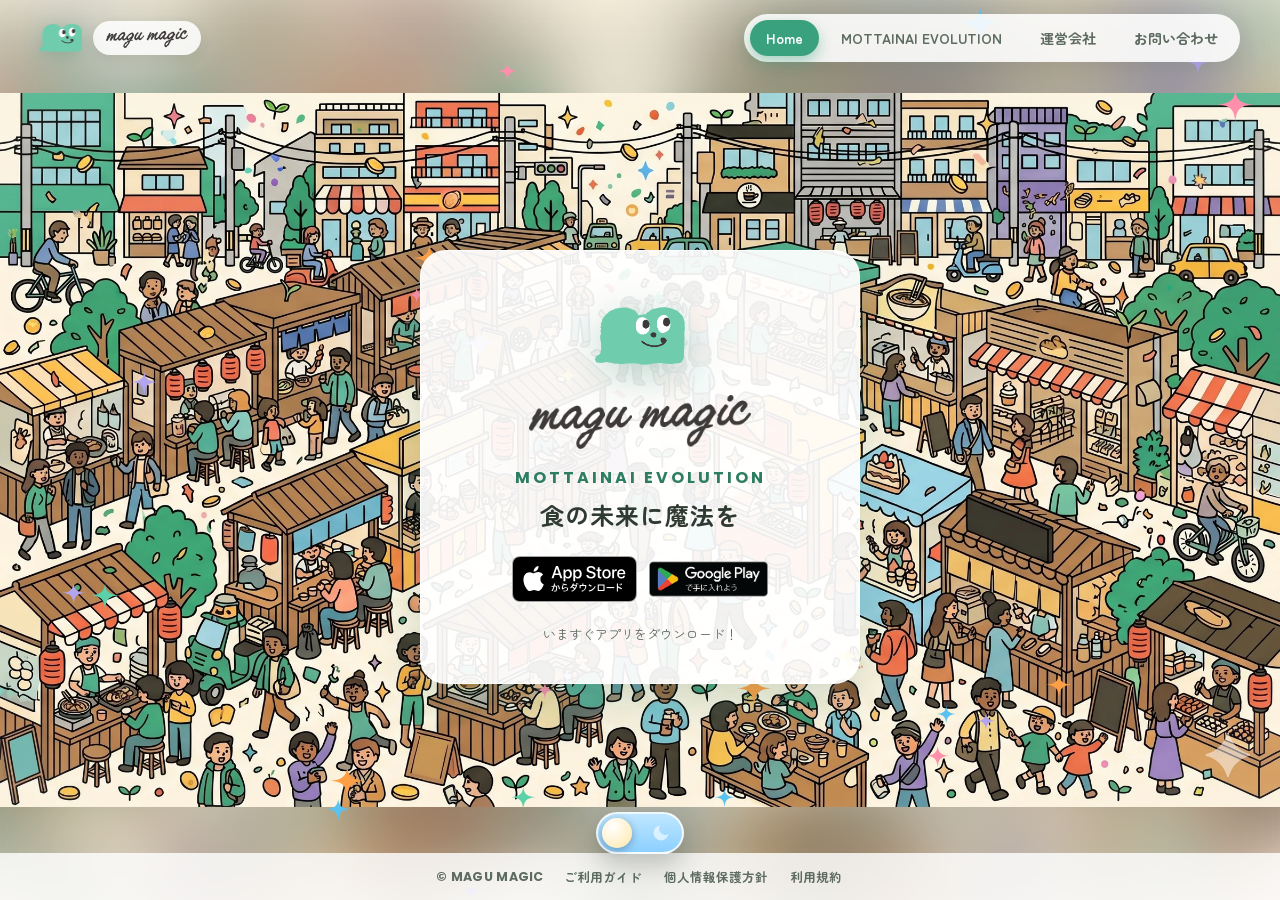
<file: index.html>
<!DOCTYPE html>
<html lang="ja">
<head>
  <meta charset="UTF-8" />
  <meta name="viewport" content="width=device-width, initial-scale=1.0" />
  <title>MAGU MAGIC ｜ MOTTAINAI EVOLUTION ― 食の未来に魔法を</title>
  <meta name="description" content="MAGU MAGIC ― 食の未来に魔法を。「もったいないを作らない」を、世界の合言葉に。飲食店のモバイルオーダー＆事前決済アプリ。" />
  <link rel="canonical" href="https://www.magumagic.net/" />
  <meta property="og:title" content="MAGU MAGIC ｜ MOTTAINAI EVOLUTION" />
  <meta property="og:description" content="食の未来に魔法を。「もったいないを作らない」を、世界の合言葉に。" />
  <meta property="og:type" content="website" />
  <meta property="og:url" content="https://www.magumagic.net/" />
  <meta property="og:image" content="https://www.magumagic.net/assets/MAGU_LOGO.png" />
  <link rel="preconnect" href="https://fonts.googleapis.com" />
  <link rel="preconnect" href="https://fonts.gstatic.com" crossorigin />
  <link href="https://fonts.googleapis.com/css2?family=Zen+Maru+Gothic:wght@400;500;700;900&family=Poppins:wght@600;700;800&display=swap" rel="stylesheet" />
  <link rel="icon" type="image/png" sizes="32x32" href="assets/favicon-32.png" />
  <link rel="icon" type="image/png" sizes="180x180" href="assets/favicon.png" />
  <link rel="apple-touch-icon" href="assets/favicon.png" />
  <link rel="stylesheet" href="app.css" />
</head>
<body>

  <!-- ===== Immersive background ===== -->
  <div class="stage" aria-hidden="true">
    <img class="bg-blur" src="assets/bg-town2.webp" alt="" aria-hidden="true" />
    <img class="bg" id="bg" src="assets/bg-town2.webp" alt="" />
    <div class="bg-tint"></div>
    <div class="mascot-layer" id="mascotLayer"></div>
    <div id="balloons"></div>
    <canvas id="fireworks"></canvas>
    <div id="fx"></div>
    <div id="skyShift" aria-hidden="true"></div>
  </div>

  <!-- ===== Top bar ===== -->
  <header class="topbar">
    <a class="logo" href="#" data-panel="home">
      <img class="logo-mark" src="assets/MAGU_face07.png" alt="" />
      <img class="logo-wm" src="assets/magu%20magic%20title01.png" alt="MAGU MAGIC" />
    </a>
    <nav class="menu" id="menu">
      <button class="menu-btn is-active" data-panel="home">Home</button>
      <button class="menu-btn" data-panel="mottainai">MOTTAINAI&nbsp;EVOLUTION</button>
      <button class="menu-btn" data-panel="company">運営会社</button>
      <button class="menu-btn" data-panel="contact">お問い合わせ</button>
    </nav>
    <button class="menu-toggle" id="menuToggle" aria-label="メニュー" aria-expanded="false"><span></span><span></span><span></span></button>
  </header>

  <!-- ===== Overlay panels ===== -->
  <main class="overlay">

    <!-- Home -->
    <section class="panel is-active" id="panel-home">
      <div class="home-card">
        <img class="home-mark" src="assets/MAGU_face07.png" alt="" />
        <h1 class="home-title"><img src="assets/magu%20magic%20title01.png" alt="MAGU MAGIC" /></h1>
        <p class="home-tagline">
          <span class="t-en">MOTTAINAI EVOLUTION</span>
          <span class="t-jp">食の未来に魔法を</span>
        </p>
        <div class="store-badges">
          <a href="https://apps.apple.com/jp/app/magu-magic-%E3%81%8B%E3%81%97%E3%81%93%E3%81%8F%E4%BA%88%E7%B4%84-%E3%81%8A%E3%81%84%E3%81%97%E3%81%8F%E9%A3%9F%E4%BA%8B/id6445927515" class="badge" target="_blank" rel="noopener" aria-label="App Store からダウンロード">
            <img src="assets/black.svg" alt="Download on the App Store" />
          </a>
          <a href="https://play.google.com/store/apps/details?id=com.maguclub.magu&amp;pcampaignid=web_share" class="badge" target="_blank" rel="noopener" aria-label="Google Play で手に入れよう">
            <img src="assets/google-play-badge.png" alt="Get it on Google Play" />
          </a>
        </div>
        <p class="home-hint">いますぐアプリをダウンロード！</p>
      </div>
    </section>

    <!-- MOTTAINAI EVOLUTION -->
    <section class="panel" id="panel-mottainai" hidden>
      <div class="card card--long mottainai">
        <p class="mottainai-en">MOTTAINAI EVOLUTION</p>
        <h2 class="mottainai-lead"><span class="ph">「もったいないを作らない」を、</span><span class="ph">世界の合言葉に。</span></h2>
        <div class="mottainai-body">
          <p><span class="ph">つくる人がいて、</span><span class="ph">運ぶ人がいて、</span><span class="ph">育てる大地があって、</span><span class="ph">そして食べる人がいる。</span><span class="ph">ひと皿の料理は、</span><span class="ph">たくさんの命と願いの上に</span><span class="ph">成り立っています。</span></p>
          <p><span class="ph">その願いを、</span><span class="ph">最後まで届けきる仕組みを、</span><span class="ph">わたしたちはつくっています。</span></p>
          <p><span class="ph">捨てられるはずだった食材を、</span><span class="ph">新しい出会いへ。</span><span class="ph">報われなかった仕込みを、</span><span class="ph">確かな喜びへ。</span><span class="ph">言葉の壁を越えて、</span><span class="ph">世界中の食卓へ。</span></p>
          <p><span class="ph">今日、</span><span class="ph">あなたが選ぶ一皿が、</span><span class="ph">明日の誰かの食卓を守ります。</span></p>
          <p class="mottainai-slogan"><span class="ph">「もったいないを作らない」を、</span><span class="ph">世界の合言葉に。</span></p>
        </div>
      </div>
    </section>

    <!-- Company -->
    <section class="panel" id="panel-company" hidden>
      <div class="card card--long">
        <h2 class="card-title">運営会社</h2>
        <dl class="company">
          <div><dt>会社名</dt><dd>株式会社HANABENI</dd></div>
          <div><dt>所在地</dt><dd><span class="addr-office">（沖縄）〒900-0004　沖縄県那覇市銘苅2-3-1　MECAL45　401号室</span><span class="addr-office">（東京）〒140-0001　東京都品川区北品川3-6-13　1204号室</span></dd></div>
          <div><dt>事業内容</dt><dd>「MAGU MAGIC」の企画・開発・運営、「OCTAFORCE」の企画・開発・運営、ITマネジメントサービス及びコンサルティング</dd></div>
          <div><dt>代表者</dt><dd>代表取締役　財　治喜</dd></div>
          <div><dt>HP</dt><dd><a href="https://www.hanabeni.jp/" target="_blank" rel="noopener">https://www.hanabeni.jp/</a></dd></div>
        </dl>
      </div>
    </section>

    <!-- Contact -->
    <section class="panel" id="panel-contact" hidden>
      <div class="card">
        <h2 class="card-title">お問い合わせ</h2>
        <form class="contact-form" id="contactForm" novalidate>
          <label>お名前<input type="text" name="name" autocomplete="name" required /></label>
          <label>メールアドレス<input type="email" name="email" autocomplete="email" required /></label>
          <label>ご用件<select name="topic"><option>アプリについて</option><option>掲載・加盟店のご相談</option><option>取材・協業のご相談</option><option>その他</option></select></label>
          <label>内容<textarea name="message" rows="4" required></textarea></label>
          <button type="submit" class="submit-btn">送信する</button>
          <p class="form-msg" id="formMsg" role="status"></p>
        </form>
        <p class="contact-direct">メールでのお問い合わせ：<a href="mailto:info@magumagic.net">info@magumagic.net</a></p>
      </div>
    </section>

    <!-- Privacy -->
    <section class="panel" id="panel-privacy" hidden>
      <div class="card card--long">
        <h2 class="card-title">個人情報保護方針</h2>
        <div class="legal">
<p>株式会社HANABENI（以下「当社」といいます）は、当社が提供する「MAGU MAGIC」およびこれに付随する各種サービス（以下総称して「本サービス」といいます）における会員、出店者、閲覧者その他の利用者（以下総称して「ユーザー」といいます）の個人情報の取扱いについて、以下のとおりプライバシーポリシー（以下「本ポリシー」といいます）を定めます。</p>
<h3>1. 適用範囲</h3>
<p>本ポリシーは、本サービスのウェブサイト、モバイルアプリ、本サービスに関連して当社が運営又は提供するコンテンツ、サポートチャネル（メール、チャット、電話等）に適用されます。出店者が自らの責任で取得・管理する情報（店舗の防犯カメラ、店頭での身分証確認等）については、当社の管理の及ばない範囲であり、各出店者の方針が適用されます。</p>
<h3>2. 用語の定義</h3>
<p>「個人情報」：生存する個人に関する情報であって、氏名、住所、電話番号、メールアドレス、クレジットカードのトークン化情報その他の記述等により特定の個人を識別できるもの、及び個人識別符号を含むものをいいます。</p>
<p>「個人関連情報」：Cookie、広告識別子（IDFA、Android ID 等）、IPアドレス、端末情報、位置情報、閲覧・操作ログ等、個人情報以外で特定の個人に関連する情報をいいます。</p>
<p>「会員」：本サービスを利用して商品を注文・決済する利用者をいいます。</p>
<p>「出店者」：本サービスに店舗・商品情報を掲載し、商品を提供する事業者をいいます。</p>
<h3>3. 取得する情報</h3>
<p>当社は、以下の情報を取得します。</p>
<p>・会員登録情報：氏名、ニックネーム、メールアドレス、電話番号、年代、国・言語設定、パスワード等</p>
<p>・注文・決済情報：注文内容、日時、金額、利用クーポン、MAGUポイント／ストアポイントの利用・残高、決済手段、決済ステータス（成功／失敗）等（当社はクレジットカード番号等の機微情報を保持せず、決済代行業者が管理します）</p>
<p>・店舗利用情報：来店予定・受取予定の日時、受取方法（イートイン／テイクアウト）、受取完了情報、レビュー・評価、問い合わせ・サポート履歴</p>
<p>・端末・ログ情報：端末種別、OS、アプリバージョン、IPアドレス、Cookie、広告識別子（IDFA/Android ID）、リファラ、アクセス日時、操作イベント等</p>
<p>・位置情報：ユーザーが端末設定で許諾した場合に限り、近隣店舗の案内等のために位置情報を取得・利用することがあります（常時取得は行いません）。</p>
<p>・法令遵守のための情報：不正検知・苦情対応・権利行使対応のために必要な範囲で、関連情報（取引ログ、通信記録等）を取得します。</p>
<h3>5. 利用目的</h3>
<p>当社は、取得した情報を以下の目的のために利用します。</p>
<p>・本サービスの提供（会員登録、本人認証、注文受付、店舗への情報連携、受取・提供管理、ポイント管理）</p>
<p>・決済処理、精算、チャージバック・不正取引の検知・防止</p>
<p>・問い合わせ対応、メンテナンス通知、規約・ポリシー等の重要なお知らせの送付</p>
<p>・クーポン、キャンペーン、アンケート、プッシュ通知・メール配信等のマーケティング（受信拒否設定が可能です）</p>
<p>・サービス改善、機能開発、品質向上のための統計・分析（匿名加工情報・仮名加工情報の作成・利用を含む）</p>
<p>・法令・規約等に基づく対応、紛争・不正行為への対応</p>
<h3>6. クッキー・広告識別子等の利用</h3>
<p>当社は、Cookie、IDFA、Android ID等を利用して、(1) ログインの維持、(2) 利便性向上、(3) 行動履歴に基づくコンテンツ最適化、(4) 配信頻度の制御、(5) 効果測定・分析 を行います。ブラウザ設定やOSの広告トラッキング設定により、一定範囲で無効化できます。</p>
<h3>7. 酒類（年齢制限商品）に関する取扱い</h3>
<p>本サービスにおける酒類の販売はイートイン提供に限ります。年齢確認は店舗において対面で実施され、当社は原則としてユーザーの年齢確認書類の画像等を取得・保存しません（不正調査等、正当な理由がある場合を除きます）。</p>
<h3>8. 個人情報の第三者提供・委託・共同利用</h3>
<p>（1）第三者提供：当社は、次の場合を除き、本人の同意なく第三者に個人情報を提供しません。</p>
<p>・法令に基づく場合、生命・身体・財産の保護に必要な場合等、個人情報保護法で認められる場合</p>
<p>（2）委託：当社は、決済、配送通知、クラウドインフラ、分析、カスタマーサポート等を外部事業者に委託することがあり、必要な範囲で個人情報を取り扱わせます。この場合、当社は委託先を適切に監督します。</p>
<p>（3）出店者への提供：注文の履行に必要な範囲で、出店者に対し、会員の氏名（又はニックネーム）、注文内容、受取方法、連絡先等を提供します。出店者は独自の管理主体として当該情報を取り扱います。</p>
<p>（4）共同利用：当社グループ会社がある場合、業務統合・サポートのために、氏名、連絡先、取引履歴、問い合わせ履歴を共同利用することがあります。その場合の管理者は当社とし、目的は本サービスの提供・改善・サポートです。</p>
<h3>9. 海外移転</h3>
<p>当社は、クラウドサービスや決済代行事業者等、外国にある第三者又はサーバを利用することがあります。提供先の個人情報保護制度・体制に関する情報は、本人の求めに応じて提供します。法令で要求される場合、本人の同意を取得し、又は適切な移転に関する措置を講じます。</p>
<h3>10. 決済情報の取扱い（Stripe Connect）</h3>
<p>本サービスの決済はStripeに委託しており、当社はクレジットカード番号等の機微情報を保持しません。決済処理、リスク審査、チャージバック対応等はStripeのポリシー・規約に従います。</p>
<h3>11. ポイントに関する情報の取扱い</h3>
<p>当社は、MAGUポイント、及び出店者が発行するストアポイントに関する付与・利用・残高・有効期限（各6か月）等の情報を管理します。本人確認・不正防止・会計処理のために関連ログを保存する場合があります。現金払戻しは行いません（法令で義務付けられる場合を除きます）。</p>
<h3>12. 翻訳に関する注意</h3>
<p>本サービスは外国人の利用を想定し、Google翻訳等によりアプリ内の情報（ニュース、店舗情報、メニュー情報等）を表示する場合があります。自動翻訳の性質上、正確性・完全性は保証されません。日本語版の規約・ポリシー・表示を正本とし、翻訳版と齟齬がある場合は日本語版が優先します。</p>
<h3>13. 安全管理措置</h3>
<p>当社は、個人情報の漏えい、滅失又は毀損の防止その他の個人情報の安全管理のため、組織的・人的・物理的・技術的安全管理措置（アクセス管理、最小権限、暗号化、ログ監査、委託先管理等）を講じます。従業員に対し、個人情報保護に関する教育・監督を実施します。</p>
<h3>14. 保有期間</h3>
<p>当社は、利用目的の達成に必要な範囲で個人情報を保有します。退会後も、不正防止、紛争対応、法令順守のため、氏名・電話番号・取引関連ログ等を一定期間（例：最長5年）保存することがあります。具体の保存期間は、目的、法令、業界慣行等を踏まえ合理的に設定します。</p>
<h3>15. 開示等の請求（開示、訂正、追加、削除、利用停止、第三者提供停止）</h3>
<p>ユーザーは、当社に対し、個人情報保護法に基づく保有個人データの開示、訂正等、利用停止等、第三者提供の停止を請求できます。請求の方法、本人確認手続、手数料の有無は、当社所定の手続に従ってください。法令の要件を満たさない場合、開示等に応じられないことがあります。</p>
<h3>16. 未成年者の個人情報</h3>
<p>満14歳未満の者は、親権者の同意なく本サービスを利用できません。未成年者が本サービスを利用する場合は、親権者の同意を得たものとみなします。酒類の購入・受領に関しては、未成年者飲酒禁止法等の法令を遵守し、店舗での年齢確認に協力してください。</p>
<h3>17. 本ポリシーの変更</h3>
<p>当社は、必要に応じて本ポリシーを変更します。重要な変更を行う場合は、事前に合理的な周知期間を設け、本サービス上で告知します。変更後に本サービスを利用した場合、変更に同意したものとみなします。</p>
<h3>18. お問い合わせ窓口</h3>
<p>個人情報の取扱いに関するお問い合わせ、苦情、開示等の請求は、以下の窓口までご連絡ください。</p>
<p>【個人情報問い合わせ窓口】MAGU MAGIC個人情報保護担当</p>
<p>電子メール：info@magumagic.net</p>
<p>住所：〒140-0001 東京都品川区北品川3-6-13-1204</p>
<p>附則：日本語版を正本とし、翻訳版は便宜提供にとどまります。本ポリシーは、MAGU MAGIC会員利用規約・出店者向け利用規約とともに適用されます。</p>
<p class="legal-meta">最終改定日：2025年11月5日</p>
<p class="legal-meta">施行日：2025年11月5日</p>
        </div>
      </div>
    </section>

    <!-- Terms -->
    <section class="panel" id="panel-terms" hidden>
      <div class="card card--long">
        <h2 class="card-title">利用規約</h2>
        <div class="legal">
<h3>第1条（目的・適用範囲）</h3>
<p>本規約は、株式会社HANABENI（以下「当社」といいます）が提供するMAGU MAGICに関する一切の製品・サービス（以下「本サービス」といいます）の利用条件を、本サービスを利用する会員（第2条に定義）との間で定めるものです。会員は本規約に同意のうえ本サービスを利用するものとし、本サービスの利用開始をもって本規約に同意したものとみなします。</p>
<h3>第2条（定義）</h3>
<p>1. 「MAGU MAGIC」とは、出店者が本サービス上で自己の商品のイートイン／テイクアウト注文および事前決済を提供できるアプリケーションおよび関連サービスをいいます（以下「本サービス」と総称）。</p>
<p>2. 「会員」とは、本規約を内容とする本サービスの利用契約を当社と締結し、本サービスを利用する者をいいます。</p>
<p>3. 「出店者」とは、本サービス上に自己の商品の販売情報を掲載し、会員からの注文に応じて商品を提供する者をいいます。</p>
<p>4. 「商品」とは、会員が本サービスを通じて出店者から購入する飲食物等をいい、店内提供を「イートイン商品」、持ち帰り提供を「テイクアウト商品」といいます。</p>
<p>5. 「注文」とは、会員が本サービス上で当社所定の情報を入力し、出店者に対して商品の購入申込みをする行為をいいます。</p>
<p>6. 「承諾」とは、出店者が会員の注文を承諾することをいいます。</p>
<p>7. 「決済事業者」とは、Stripe等の決済・精算を提供する第三者事業者をいいます。</p>
<p>8. 「MAGUポイント」とは、当社が発行するポイントで、当社が定める範囲の加盟店において商品代金の全部又は一部に充当できるものをいいます（第8条参照）。</p>
<p>9. 「ストアポイント」とは、出店者が発行するポイントで、当該出店者（または当社が別途定める範囲）において商品代金の全部又は一部に充当できるものをいいます（第8条参照）。原則として、「ストアポイント」は、会員が注文をキャンセルした場合に発行されます。</p>
<p>注：当社は会員が出店者の提供する商品を注文するシステムを提供するにとどまり、商品の売買契約は会員と出店者との間で成立します。当社に帰責事由がある場合を除き、当該売買契約に関し当社は一切の責任を負いません。</p>
<h3>第3条（規約の掲示・改定）</h3>
<p>1. 当社は、本規約および関連ポリシー（プライバシーポリシー、外部送信ポリシー、ポイント特約、特定商取引法に基づく表示等）を、会員が容易に確認できる方法で掲示します。</p>
<p>2. 当社は、本規約を変更する場合、その内容・発効日を原則として30日前までにアプリ内通知又は電子メール等で周知します。</p>
<p>3. 会員に不利益となる重要な変更については、合理的必要性がある場合に限り行うものとし、法令上同意が必要な場合は会員の同意取得後に適用します。</p>
<p>4. 会員が変更後に本サービスを利用した場合、又は周知後相当期間内に退会手続を行わない場合、当該会員は変更後規約に同意したものとみなします。</p>
<h3>第4条（会員登録・退会）</h3>
<p>1. 登録申請者は、本規約に同意し、当社所定の手続に従って会員登録を申請します。未成年者は親権者等の同意を得たうえで申請してください。満14歳未満の者は本サービスを利用できません。</p>
<p>2. 当社は、過去の規約違反、虚偽申告、反社会的勢力への該当、その他当社が不適当と判断する事由がある場合、登録を拒絶又は会員資格を停止・抹消することができます。必要な場合を除き、理由の開示義務を負いません。</p>
<p>3. 会員は登録情報を真実かつ最新に保つ義務を負います。会員がこれに違反し損害が生じた場合、当社は責任を負いません。</p>
<p>4. 退会は当社所定の方法により行うことができます。退会は、退会前に成立した注文・決済・ポイント等の取扱いに影響しません。</p>
<p>5. 不正防止等のため、退会後であっても法令に基づき、または当社が定める最小限の期間、氏名・電話番号等の情報を保有する場合があります（プライバシーポリシー参照）。</p>
<h3>第5条（本サービスの内容・通知）</h3>
<p>1. 本サービスの内容は、当社が本サービス上で会員に開示した範囲に限られます。</p>
<p>2. 当社は、本サービスの全部または一部を変更・追加・終了することができます。この場合、未履行の注文等があるときは、返金・再提供その他の適切な措置を講じます。</p>
<p>3. 当社は、会員の同意に基づき、本サービスに関するお知らせ、キャンペーン情報等を、アプリ内通知、電子メール、SMS等で送信することがあります。会員は各通知内の方法により受信設定を変更・停止できます（法令に基づく重要通知は停止できない場合があります）。</p>
<p>4. 本サービスの利用に必要な通信費・端末費用は会員の負担とします。当社は全ての端末・通信環境からの利用適合性を保証しません。</p>
<h3>第6条（注文・受取・キャンセル）</h3>
<p>1. 会員が注文完了通知を受信した時点で、会員と出店者との間で当該注文を内容とする売買契約が成立します。</p>
<p>2. キャンセル：会員は、提供日当日まで、出店者の定める方法により注文をキャンセルできます。ただし、決済完了以降のキャンセルは返金されず、当該出店者が発行するストアポイントの付与により処理されます（有効期限6か月、現金化・払戻し不可）。提供日当日を過ぎた後は、出店者によりキャンセルされ、ストアポイントは付与されません。</p>
<p>3. 受取可能時間：会員は、予約日時から1時間以内（出店者が別途定める場合はその定め）に商品を受け取るものとします。受取可能時間内に受け取らない場合、当該商品は出店者により廃棄されることがあり、会員はこれに同意します。</p>
<p>4. 店舗都合・不可抗力：出店者の都合（在庫・設備不良・衛生上の問題等）により提供不能となる場合、又は天災・停電等の不可抗力により提供不能となる場合は、出店者は原決済手段への返金等の代替措置を行います。措置の内容は電話・メール・店舗オフィシャルページ等で案内します。</p>
<p>5. 商品の品質・提供内容・表示誤り等に関する紛争は、会員と出店者との間で解決するものとし、当社に帰責事由がある場合を除き、当社は責任を負いません。</p>
<h3>第6条の2（年齢制限商品の取扱い（酒類））</h3>
<p>1.本サービスにおける酒類の販売は、イートイン提供に限られ、テイクアウトによる販売は行いません。</p>
<p>2.酒類の提供に際しては、提供場所（店舗）において、会員が満20歳以上であることを確認できる公的身分証により年齢確認を実施します。会員は、当該年齢確認に協力するものとします。</p>
<p>3.会員が満20歳未満であることが判明した場合、又は年齢確認に応じない場合、当該酒類に係る売買契約は成立せず、又は提供は行いません。この場合、当該酒類に係る注文は会員によるキャンセルとみなし、現金の返金は行わず、当該店舗が付与するストアポイント（有効期限6か月、現金化・払戻し不可）を付与します。酒類以外の商品を同時に注文しているときは、当該部分は本規約所定の取扱いに従います。</p>
<p>4.アプリ上で年齢確認の確認ダイアログその他の機能が提供される場合であっても、当該確認は店舗での対面の年齢確認を代替するものではありません。</p>
<p>5.会員は、未成年者飲酒禁止法その他関連法令及び都道府県の青少年健全育成関係条例を遵守し、酒類の購入又は受領につき、自己の年齢に関し虚偽の申告、他人の身分証の使用等の不正を行ってはなりません。</p>
<h3>第7条（代金の支払・精算）</h3>
<p>1. 決済はStripe等の決済事業者が提供する仕組みにより処理されます。会員は、当社が指定する方法で正確な情報を入力するものとし、入力不備に起因する一切の事由は会員が負担します。</p>
<p>2. 当社は決済代金を保有せず、決済事業者の仕組みにより、プラットフォーム利用手数料および決済事業者手数料が控除されたうえで、出店者の登録口座に精算されます。</p>
<p>3. 返金・チャージバックが発生した場合の費用負担・再請求等の取扱いは、決済事業者の定めに従います。</p>
<p>4. 領収書・適格請求書等の発行主体は出店者とします（当社が代理発行する場合はその旨を明示します）。</p>
<p>5. 支払手段・方法の変更は当社所定の方法で周知し、法令に従い適用します。</p>
<h3>第8条（ポイント特約：MAGUポイント・ストアポイント）</h3>
<p>1. 発行者・性質：MAGUポイントは当社が、ストアポイントは出店者が発行します。両ポイントは、発行日から6か月以内に限り使用できる設計とし、資金決済法上の適用除外の範囲で運用します</p>
<p>2. 有効期限：両ポイントの有効期限は発行日から6か月です。期限経過により自動的に失効し、いかなる場合も延長・復活はできません。</p>
<p>3. 利用範囲：MAGUポイントは当社が定める加盟店で、ストアポイントは発行した出店者で利用できます。</p>
<p>4. 禁止事項：ポイントの現金化、第三者への譲渡、担保提供、他ポイント等への交換はできません。</p>
<p>5. 付与・消滅：付与の条件・上限・時期・取消は、当社又は出店者の定め・表示に従います。利用後の取消・失効に伴う不足金が生じた場合、会員は不足額を直ちに支払うものとします。</p>
<p>6. 業務廃止等：発行者の都合によりポイントの発行・運用を廃止する場合、法令に従い必要な措置（払戻等）を講じます。</p>
<p>7. 表示：発行者名、利用可能範囲、有効期限、問い合わせ先、主要条件は、アプリ内又は店舗ページに明示します。</p>
<p>8. 第6条2項に基づくキャンセルの場合、ストアポイントの付与は返金に代わる処理とし、現金での払戻しは行いません。</p>
<h3>第9条（知的財産）</h3>
<p>1. 本サービスに関する著作権・商標権その他一切の知的財産権は当社又は当社にライセンスを付与した者に帰属します。</p>
<p>2. 会員は、本サービスにより得た情報・コンテンツを、当社の許諾なく複製・転載・改変・頒布してはなりません。</p>
<p>3. 会員は、本サービスに関して当社に提供するコメント・フィードバック等について、当社に対し、非独占的・無償・期限・地域無制限での利用許諾（サブライセンスを含む）を付与し、著作者人格権を行使しないものとします。</p>
<h3>第10条（ユーザーコンテンツ・レビュー）</h3>
<p>1. 会員は、法令違反、権利侵害、個人情報・機微情報の不適切な開示、差別・中傷、スパム等に該当する内容を投稿してはなりません。</p>
<p>2. 当社は、透明なモデレーション基準に基づき、違法・不当な投稿等を削除・非表示にすることができます。会員は当社所定の手続により異議申立てができます。</p>
<p>3. レビュー・口コミに対してインセンティブを付与する場合、その旨を適切に明示します。</p>
<h3>第11条（ID・セキュリティ・連絡）</h3>
<p>1. 会員は、ID・パスワード等の認証情報を自己の責任で管理し、第三者に使用させてはなりません。</p>
<p>2. 認証情報の管理不十分等により発生した損害は会員が負担し、当社は責任を負いません。</p>
<p>3. 端末の紛失・盗難等より発生した損害は会員が負担し、当社は責任を負いません。</p>
<p>4. 当社からの通知は、会員登録時の連絡先又は本サービス上の掲示をもって到達したものとみなします。</p>
<h3>第12条（禁止行為）</h3>
<p>1. 当社は、以下の行為を禁止します。</p>
<p>(1) 法令・公序良俗・本規約に違反する行為</p>
<p>(2) 受取意思がない大量注文、連続キャンセル、転売目的の取得等の不正行為</p>
<p>(3) 当社・出店者・他の会員・第三者の権利・利益を侵害する行為</p>
<p>(4) 本サービス・サーバ・ネットワークへの不正アクセス、過度な負荷を与える行為</p>
<p>(5) 当社の同意なき営利利用、模倣、逆アセンブル・リバースエンジニアリング等</p>
<p>(6) 反社会的勢力への関与・利得供与・これに準ずる行為</p>
<p>(7) 満20歳未満であるにもかかわらず酒類の購入又は受領を試みる行為、年齢に関する虚偽の申告、他人の身分証の不正使用、年齢確認を妨害する行為</p>
<p>(8) その他当社が不適切と判断する行為</p>
<p>2. 当社は、前項に違反した会員に対し、事前通知なく、投稿の削除、機能制限、利用停止、会員資格の抹消等の措置を講じることができます。</p>
<p>3. 会員が本条に定める禁止行為により当社、出店者または第三者に損害を与えた場合、当社は当該会員に対し、直接かつ通常の損害のほか、合理的範囲の調査費用、弁護士費用等を含む損害の賠償を請求できるものとします。会員は、第三者から当社に対してなされた請求に起因して当社が負担した一切の費用・損害についても当社の請求に従い補償するものとします。</p>
<h3>第13条（サービスの中断・停止）</h3>
<p>1. 天災地変、停電、通信障害、システム保守、その他やむを得ない事由により、本サービスを一時中断・停止することがあります。</p>
<p>2. 当社は、中断・停止により会員に生じた損害について、当社に故意又は重過失がある場合を除き、責任を負いません。未履行の注文がある場合は、返金・再提供等、合理的な範囲で対応します。</p>
<h3>第14条（個人情報の取扱い）</h3>
<p>1. 当社は、プライバシーポリシーに従い、会員の個人情報を適切に取り扱います。</p>
<p>2. 商品の受渡し・連絡等のため、必要な範囲で会員の情報を出店者及び決済事業者等に提供することがあります（プライバシーポリシー参照）。</p>
<h3>第15条（Cookie等・外部送信）</h3>
<p>当社は、Cookie、広告識別子（IDFA/AAID）等を利用する場合があります。送信先、送信される情報、利用目的、オプトアウト方法等は外部送信ポリシーに定めます。会員は同ポリシーを確認のうえ、本サービスを利用するものとします。</p>
<h3>第16条（反社会的勢力の排除）</h3>
<p>会員および出店者は、自己又は役員・実質的支配者等が反社会的勢力に該当せず、将来にわたって関与しないことを表明・保証し、該当が判明した場合、当社は何らの催告なく利用停止・契約解除等の措置を講じることができます。</p>
<h3>第17条（適合性の不保証）</h3>
<p>当社は、本サービスが会員の特定の目的に適合すること、恒常的に中断なく提供されること、エラー・欠陥がないことについて、法令上許容される範囲で保証しません。</p>
<h3>第18条（責任の制限・免責）</h3>
<p>1. 当社の故意又は重過失に起因する場合を除き、当社は、本サービスの利用又は利用不能により会員に生じた損害（間接・付随・特別・結果的損害、逸失利益等を含む）について一切の責任を負いません。</p>
<p>2. 当社が責任を負う場合であっても、その責任は、会員に現実に発生した直接かつ通常の損害に限られ、かつ、当該損害発生直近6か月間に当社が当該会員から受領したプラットフォーム利用料相当額を上限とします。</p>
<p>3. 出店者との紛争は会員と出店者間で解決するものとし、当社に帰責事由がある場合を除き、当社は責任を負いません。</p>
<p>4. 本条の定めは、消費者契約法その他強行法規により制限される場合には、当該法令の範囲で適用されます。</p>
<h3>第19条（利用停止・契約解除・異議申立て）</h3>
<p>1. 当社は、会員が本規約に違反した場合、又は不正利用の疑いがある場合、事前通知なく本サービスの全部又は一部の提供を停止し、又は契約を解除することができます（緊急の場合を除き、可能な限り事後に理由を通知します）。</p>
<p>2. 会員は、当社所定の手続により、当社の措置に関する異議を申し立てることができます。</p>
<h3>第20条（権利義務の譲渡禁止）</h3>
<p>会員は、本規約上の地位、権利又は義務を、当社の事前の書面による承諾なく第三者に譲渡、移転、担保提供等してはなりません。当社は、本サービスに関する事業の譲渡・合併等に伴い、本規約上の地位・権利義務を第三者に承継させることができます。</p>
<h3>第21条（準拠法・合意管轄）</h3>
<p>1. 本規約の準拠法は日本法とします。</p>
<p>2. 本規約又は本サービスに関して生じる一切の紛争について、東京地方裁判所又は東京簡易裁判所を第一審の専属的合意管轄裁判所とします。ただし、会員が消費者に該当する場合、会員は自己の住所地を管轄する裁判所にも提起することができます。</p>
<h3>第22条（連絡方法・分離可能性・完全合意・優先関係）</h3>
<p>1. 当社から会員への連絡は、アプリ内通知、電子メール、SMS等、当社が適当と判断する方法により行います。</p>
<p>2. 本規約のいずれかの条項が無効又は執行不能と判断された場合でも、その他の条項は継続して効力を有します。</p>
<p>3. 本規約は、本サービスに関する当社と会員との完全な合意を構成し、口頭又は書面の従前の合意に優先します。</p>
<p>4. プライバシーポリシー、外部送信ポリシー、ポイント特約、ガイドライン等が本規約と矛盾・抵触する場合は、当該文書に別段の定めがない限り、本規約の定めが優先します。</p>
<p>5. 本サービスに関する特定商取引法に基づく表示は、当社所定のページに掲示します。</p>
<h3>第23条（言語・翻訳）</h3>
<p>1. 本規約、ポリシー、ガイドラインその他本サービスに関する文書の日本語版を正本とし、翻訳版は参考提供とします。翻訳版と日本語版に齟齬がある場合は日本語版が優先します。</p>
<p>2. 本サービスは、外国語利用に対応するためGoogle翻訳等の自動翻訳を利用してアプリ内の情報（ニュース、店舗情報、メニュー情報、レビュー等）を表示する場合があります。当該自動翻訳の性質上、正確性・完全性は保証されません。自動翻訳に起因して会員に生じた損害について、当社に故意または重過失がある場合を除き、当社は責任を負いません。</p>
<p>以上</p>
<p class="legal-meta">最終改定日：2025年11月5日</p>
<p class="legal-meta">施行日：2025年11月5日</p>
        </div>
      </div>
    </section>

  </main>

  <!-- ===== Day / Night toggle ===== -->
  <div class="daynight-wrap">
    <button id="dayNight" class="daynight" role="switch" aria-checked="false" aria-label="昼と夜を切り替え" title="昼と夜を切り替え">
      <svg class="dn-ic dn-sun" viewBox="0 0 24 24" aria-hidden="true"><circle cx="12" cy="12" r="4.5" fill="currentColor"/><g stroke="currentColor" stroke-width="2" stroke-linecap="round"><line x1="12" y1="2" x2="12" y2="4.5"/><line x1="12" y1="19.5" x2="12" y2="22"/><line x1="2" y1="12" x2="4.5" y2="12"/><line x1="19.5" y1="12" x2="22" y2="12"/><line x1="4.9" y1="4.9" x2="6.7" y2="6.7"/><line x1="17.3" y1="17.3" x2="19.1" y2="19.1"/><line x1="19.1" y1="4.9" x2="17.3" y2="6.7"/><line x1="6.7" y1="17.3" x2="4.9" y2="19.1"/></g></svg>
      <svg class="dn-ic dn-moon" viewBox="0 0 24 24" aria-hidden="true"><path d="M21 12.8A9 9 0 1 1 11.2 3 7 7 0 0 0 21 12.8Z" fill="currentColor"/></svg>
      <span class="dn-knob"></span>
    </button>
  </div>

  <!-- ===== Footer ===== -->
  <footer class="sitefoot">
    <span class="sitefoot-copy">© MAGU MAGIC</span>
    <a class="sitefoot-link" href="/guide/">ご利用ガイド</a>
    <button class="sitefoot-link" data-panel="privacy">個人情報保護方針</button>
    <button class="sitefoot-link" data-panel="terms">利用規約</button>
  </footer>

  <script src="app.js"></script>
</body>
</html>
</file>
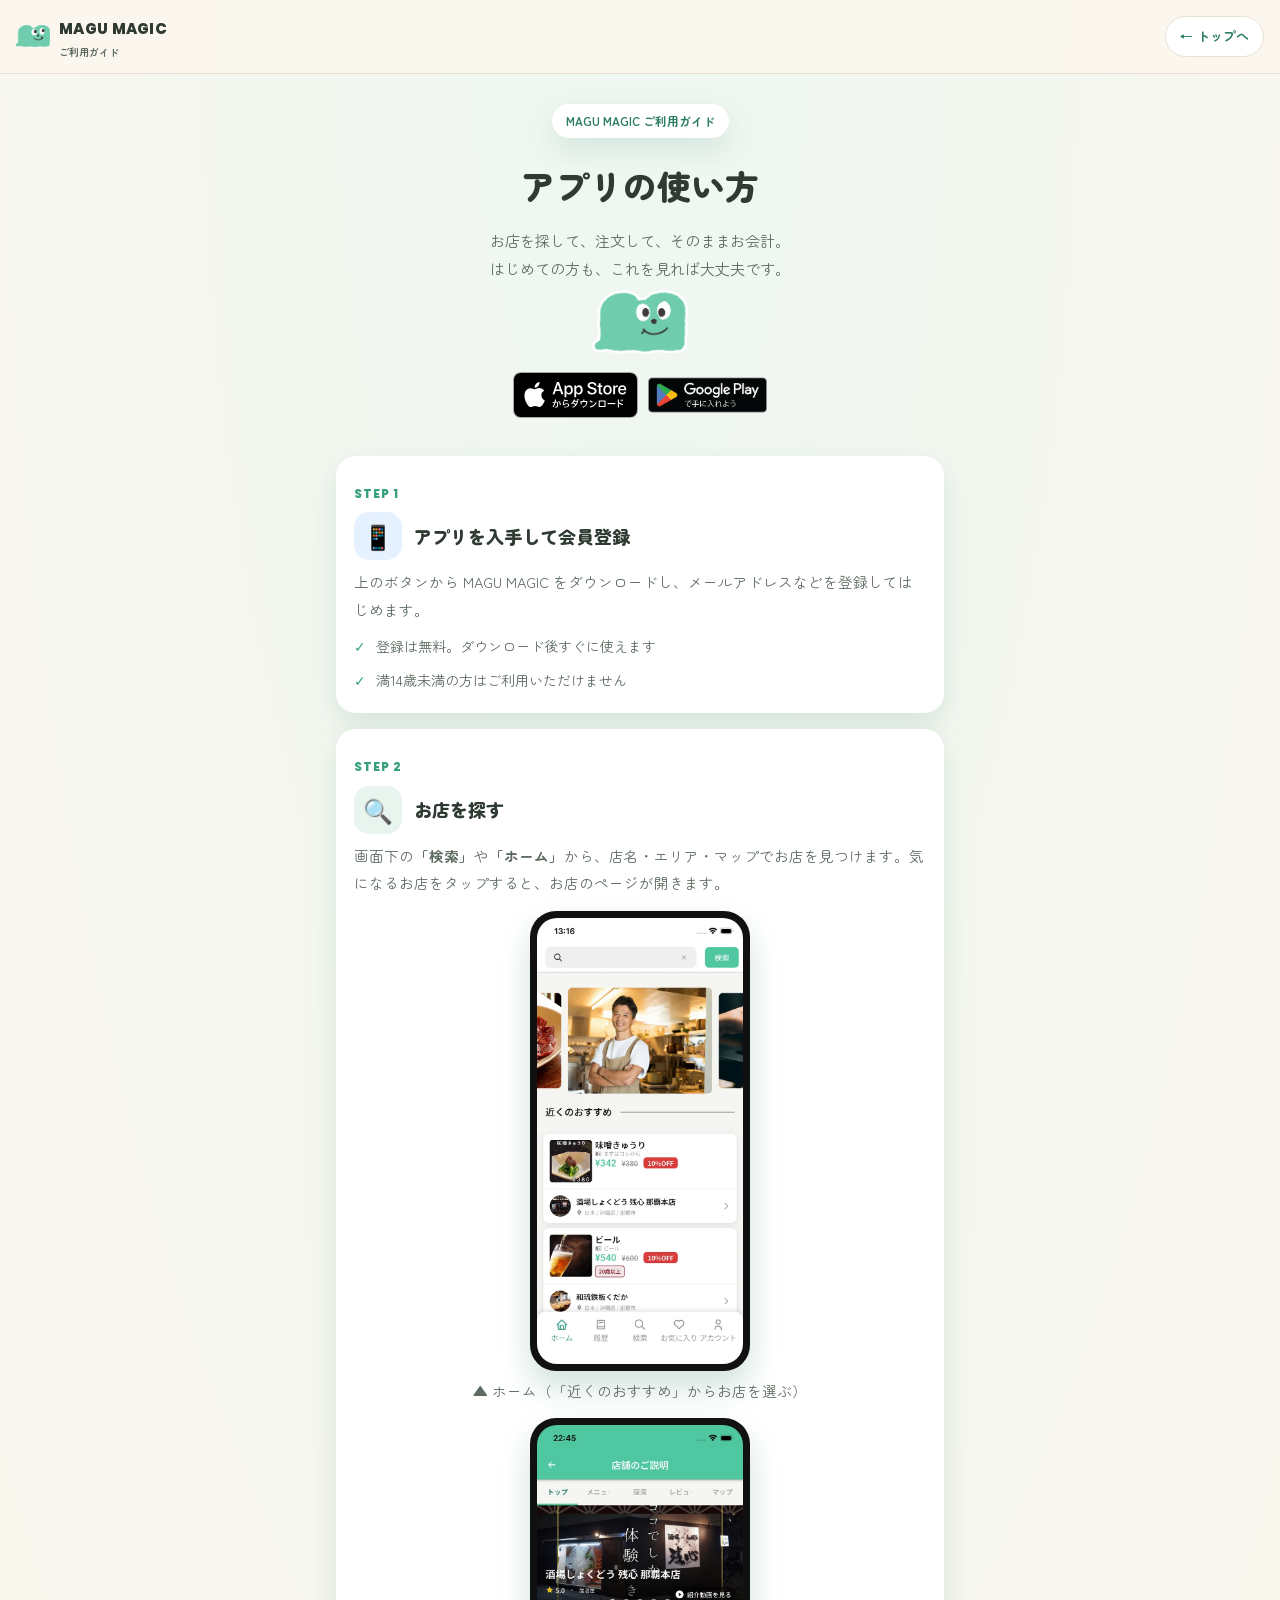
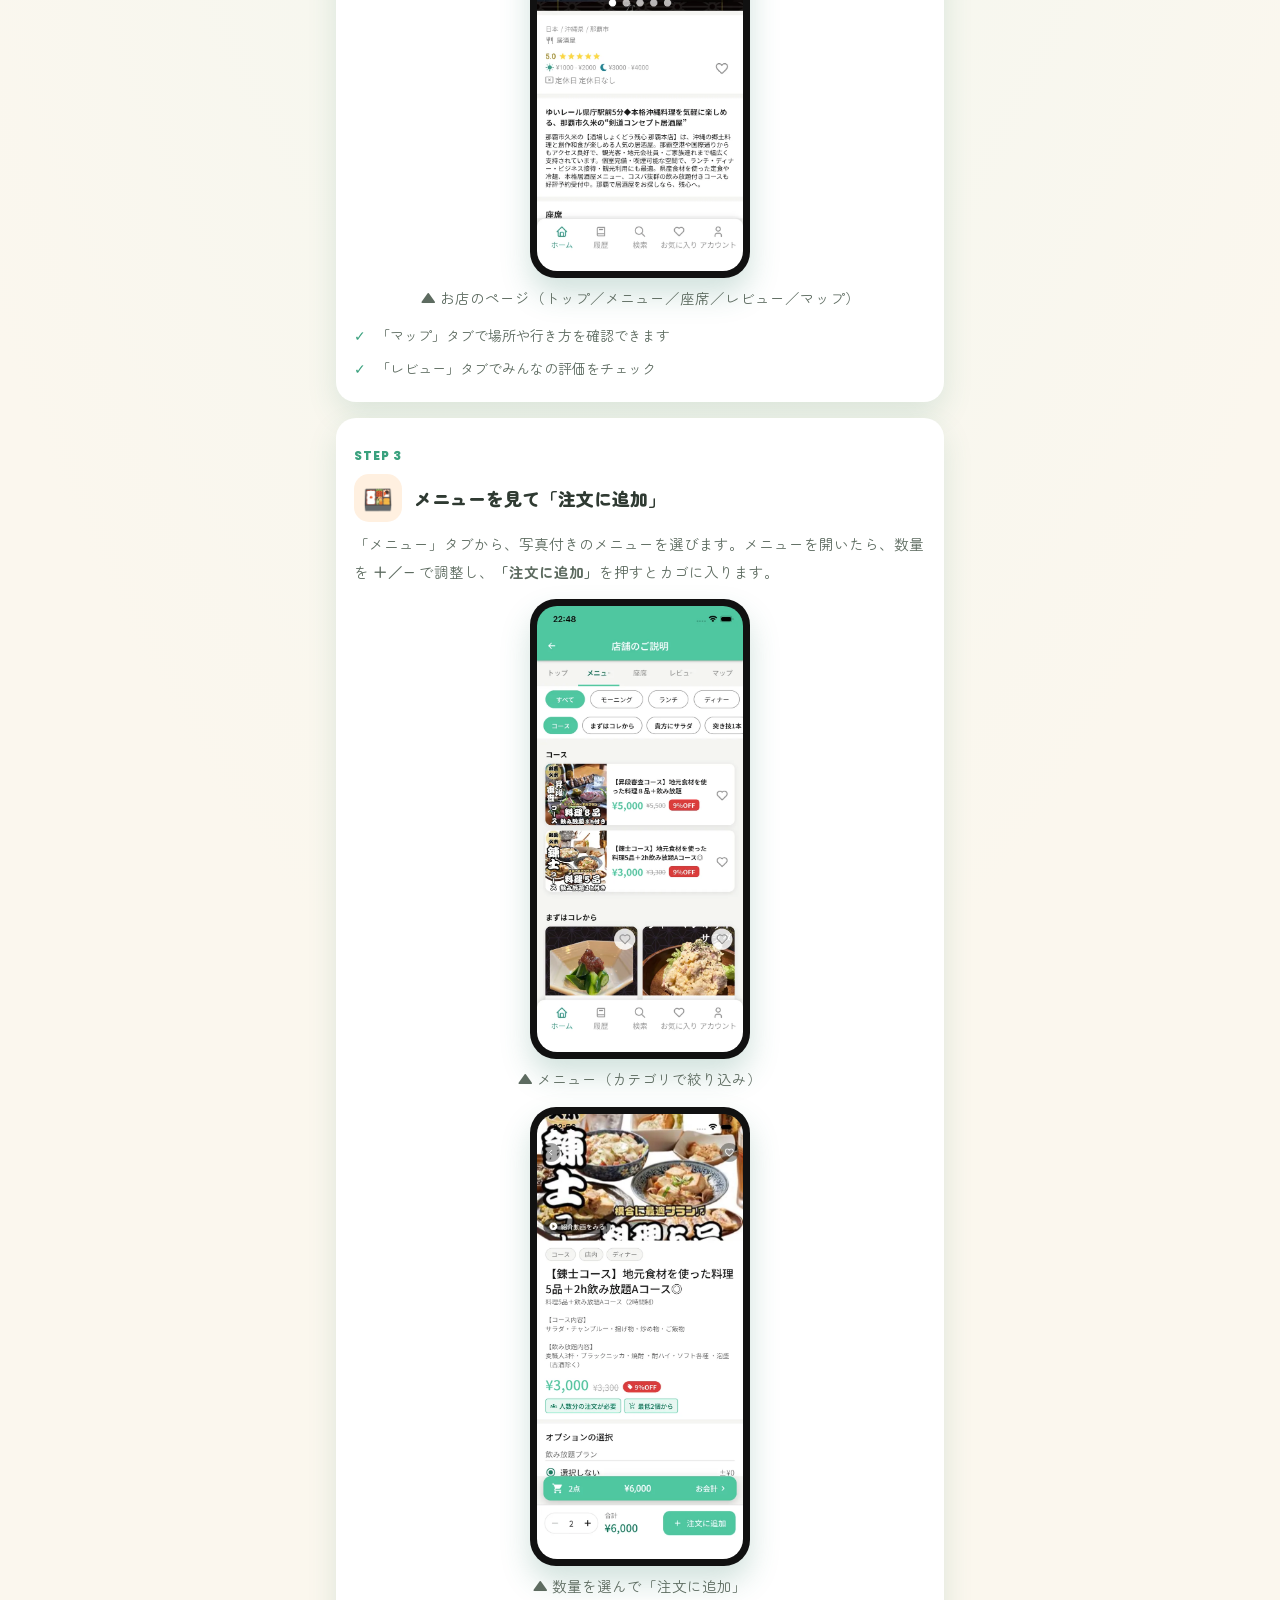
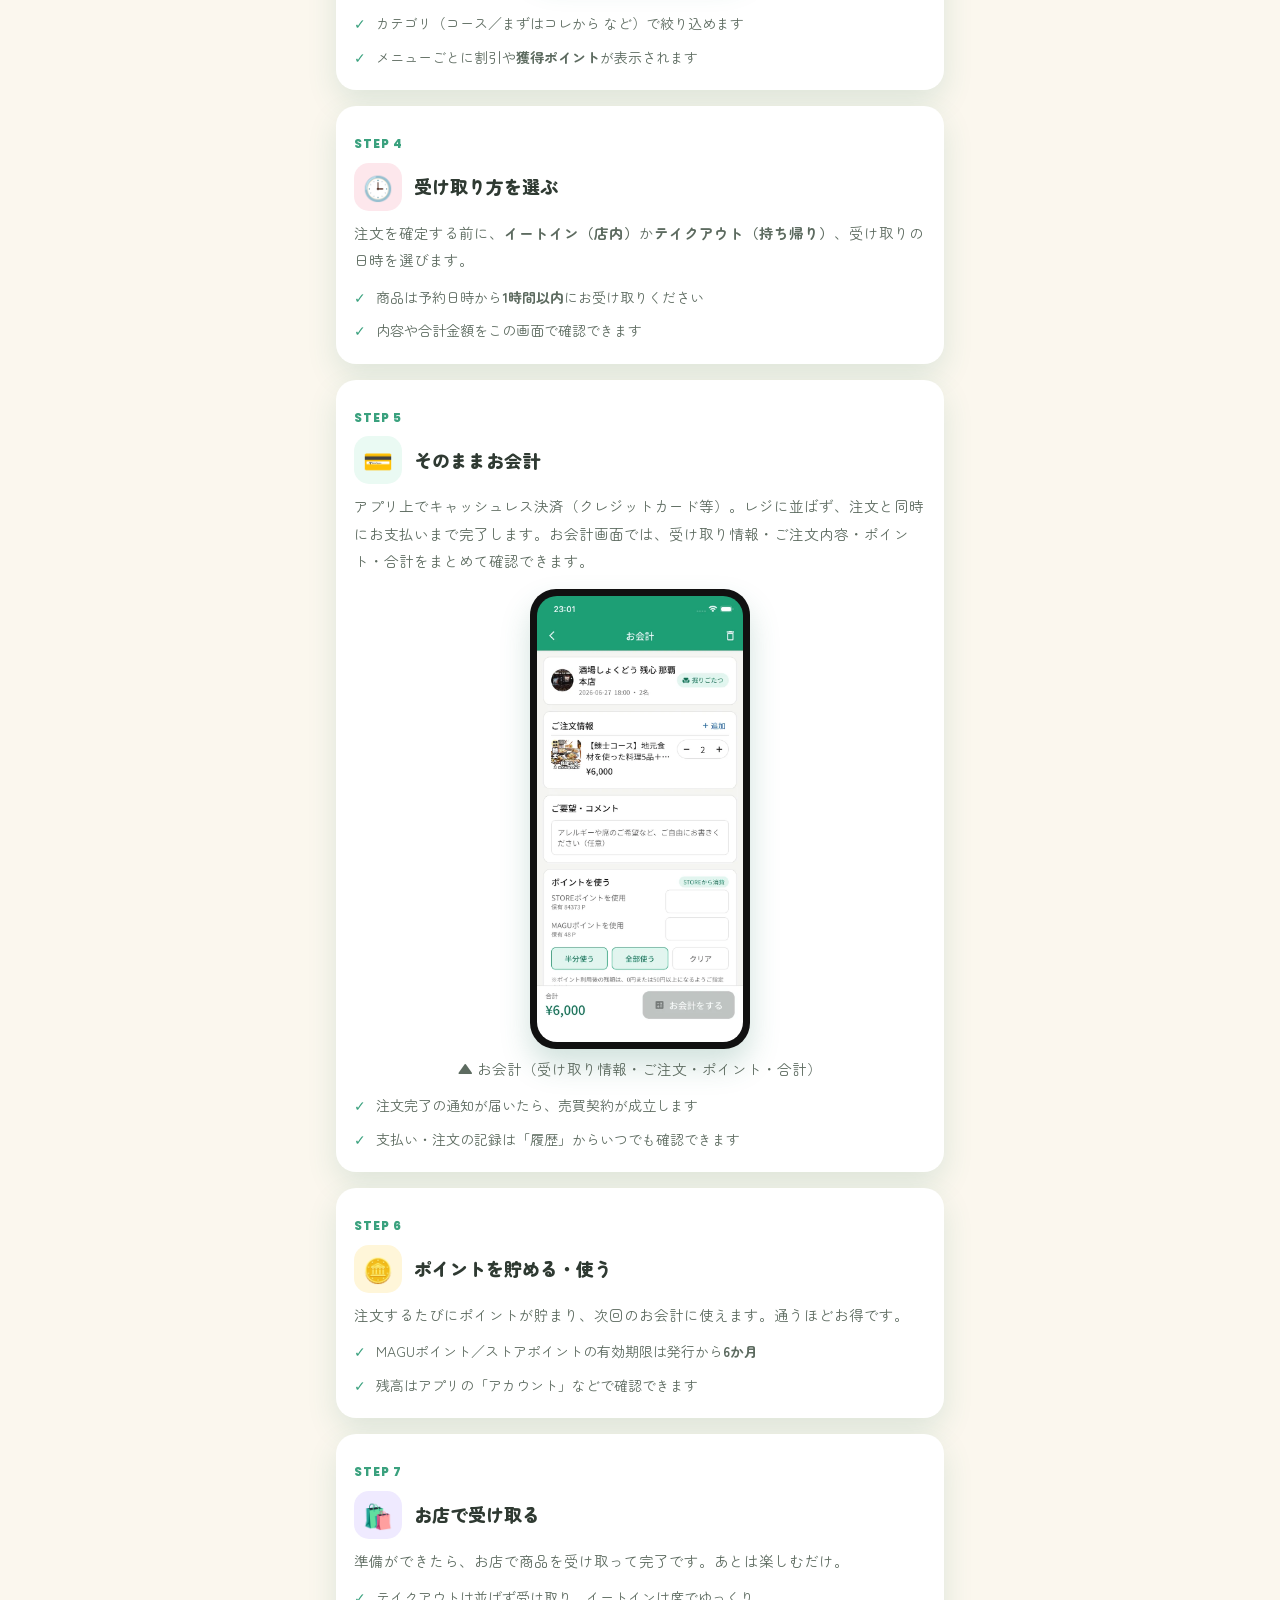
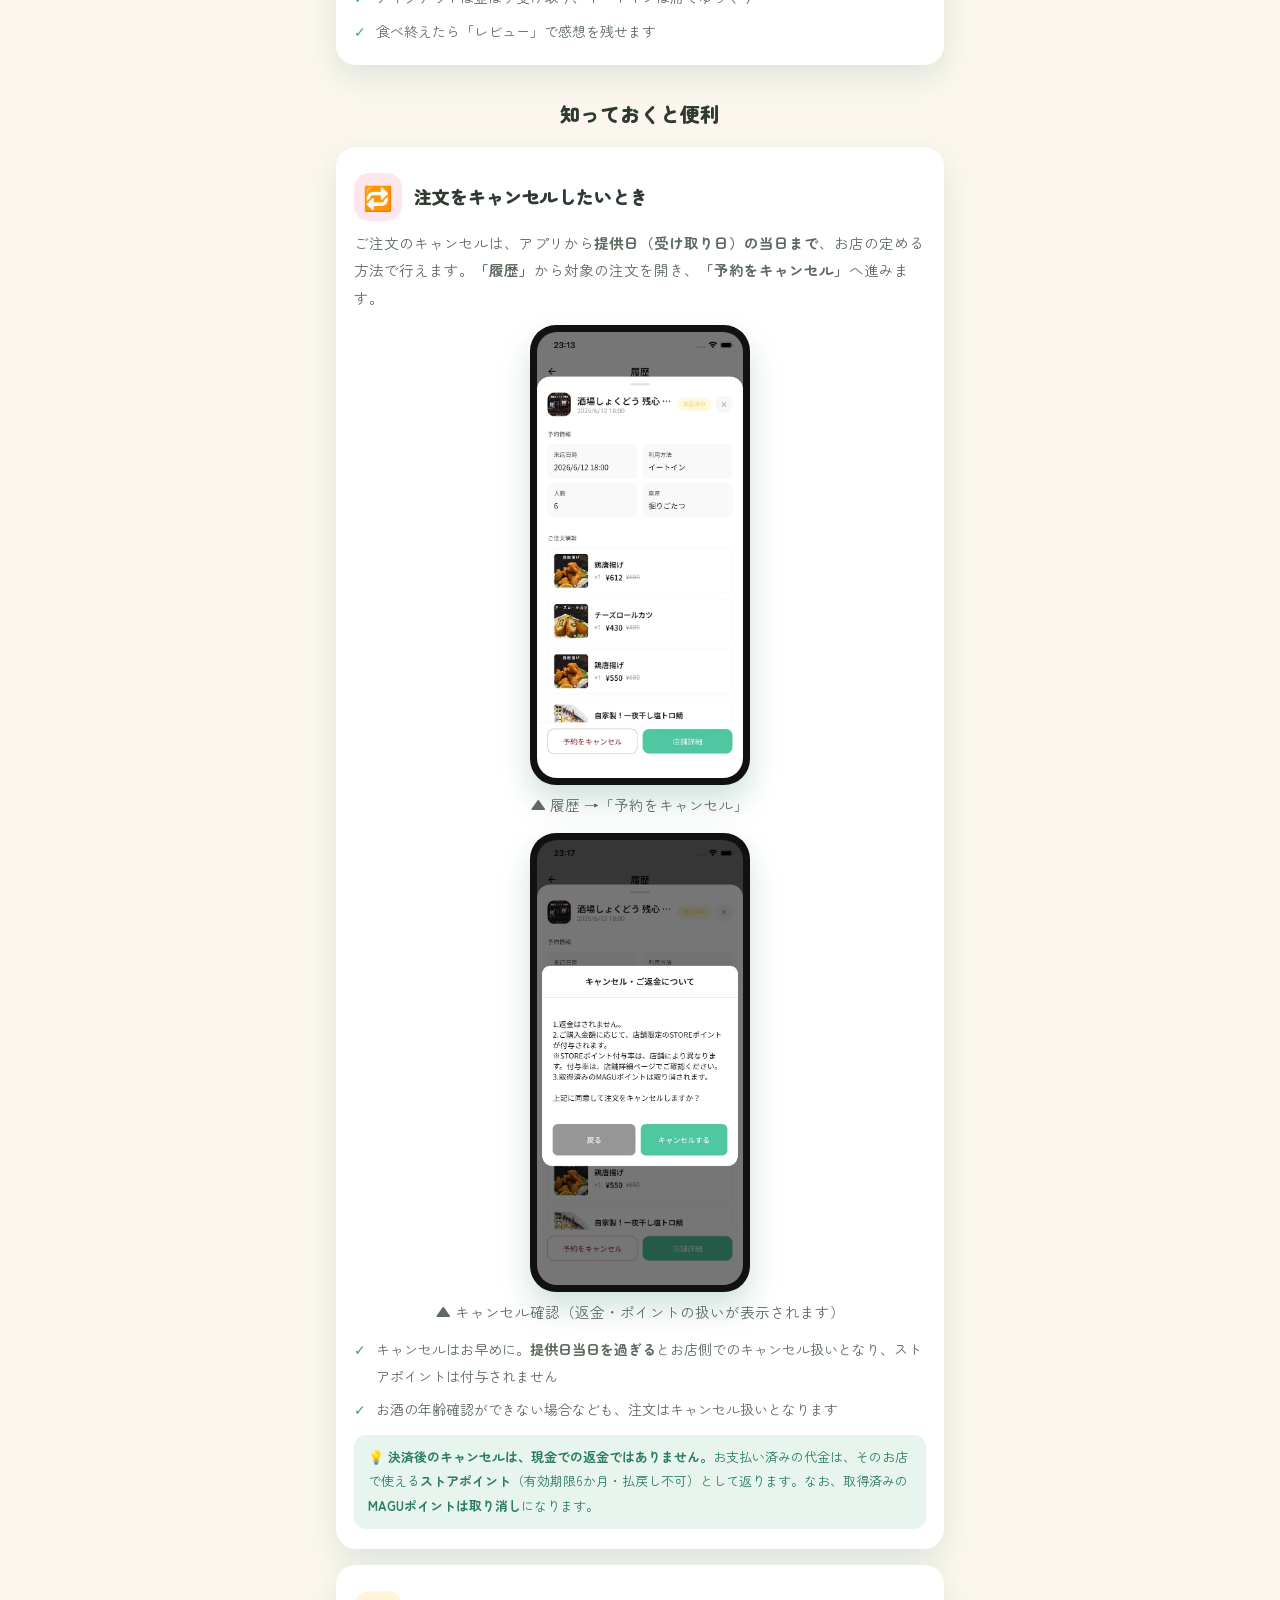
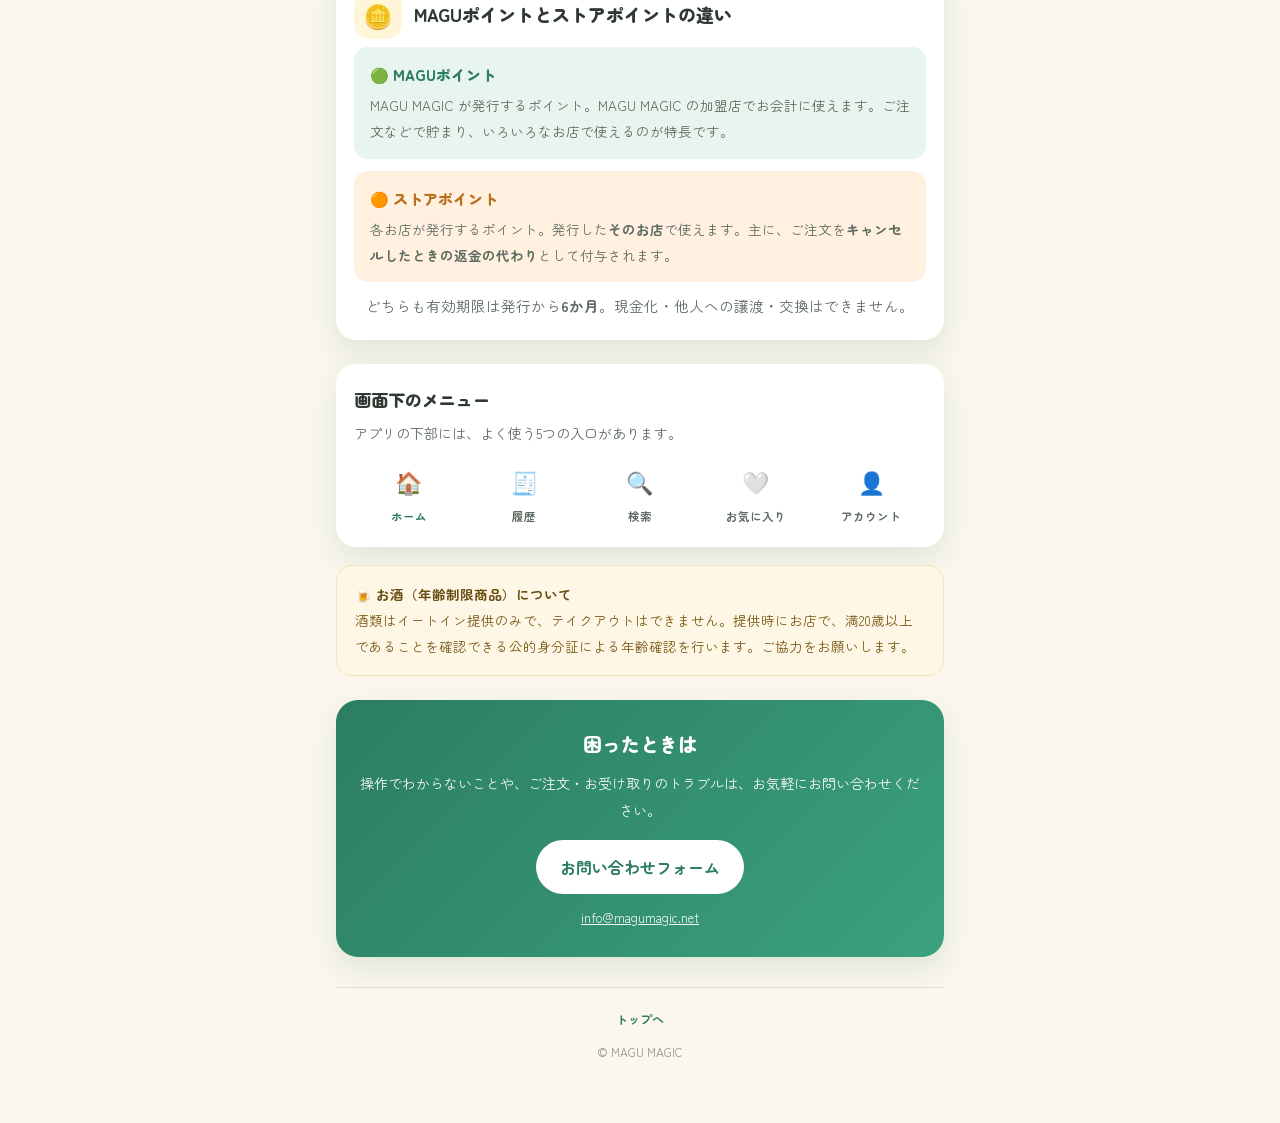
<file: guide/index.html>
<!DOCTYPE html>
<html lang="ja">
<head>
  <meta charset="UTF-8" />
  <meta name="viewport" content="width=device-width, initial-scale=1.0" />
  <title>ご利用ガイド ｜ MAGU MAGIC の使い方</title>
  <meta name="description" content="MAGU MAGIC アプリの使い方ガイド。お店を探す・メニューを注文・お会計・ポイントまで、操作をやさしく解説します。" />
  <link rel="canonical" href="https://www.magumagic.net/guide/" />
  <link rel="icon" type="image/png" sizes="32x32" href="/assets/favicon-32.png" />
  <link rel="apple-touch-icon" href="/assets/favicon.png" />
  <link rel="preconnect" href="https://fonts.googleapis.com" />
  <link rel="preconnect" href="https://fonts.gstatic.com" crossorigin />
  <link href="https://fonts.googleapis.com/css2?family=Zen+Maru+Gothic:wght@400;500;700;900&family=Poppins:wght@600;700;800&display=swap" rel="stylesheet" />
  <style>
    :root{
      --green:#3aa17e;--green-deep:#2c7d62;--green-soft:#e8f4ee;
      --cream:#fbf7ee;--ink:#2f3a32;--ink-soft:#5d6b60;--line:#e7e0d2;
      --berry:#ef6a6a;--beer:#f4b740;--sky:#86cfee;--violet:#b3a4ee;
      --font-jp:"Zen Maru Gothic",system-ui,sans-serif;--font-en:"Poppins",var(--font-jp);
      --shadow:0 12px 30px rgba(44,125,98,.14);
    }
    *{box-sizing:border-box;margin:0;padding:0}
    body{font-family:var(--font-jp);color:var(--ink);line-height:1.9;-webkit-font-smoothing:antialiased;
      background:radial-gradient(120% 60% at 50% 0%,#eef7f1,var(--cream) 60%);min-height:100vh}
    img{max-width:100%;display:block}
    a{color:inherit}

    /* header */
    .top{position:sticky;top:0;z-index:20;display:flex;align-items:center;justify-content:space-between;
      gap:12px;padding:12px 16px;background:rgba(251,247,238,.92);border-bottom:1px solid var(--line)}
    .brand{display:flex;align-items:center;gap:9px;text-decoration:none}
    .brand img{width:34px;height:34px;object-fit:contain}
    .brand b{font-family:var(--font-en);font-weight:800;font-size:15px;letter-spacing:.3px}
    .brand small{display:block;font-family:var(--font-jp);font-size:10px;color:var(--ink-soft);font-weight:700;margin-top:-2px}
    .back{font-size:13px;font-weight:700;color:var(--green-deep);text-decoration:none;
      background:#fff;border:1px solid var(--line);padding:7px 14px;border-radius:999px;white-space:nowrap}

    .wrap{max-width:640px;margin:0 auto;padding:0 16px 60px}

    /* hero */
    .hero{text-align:center;padding:30px 6px 8px}
    .hero .eyebrow{display:inline-block;background:#fff;color:var(--green-deep);font-weight:700;font-size:12px;
      padding:6px 14px;border-radius:999px;box-shadow:var(--shadow)}
    .hero h1{font-size:clamp(26px,7vw,34px);font-weight:900;margin:16px 0 8px}
    .hero p{color:var(--ink-soft);font-size:15px}
    .hero-mascot{width:96px;margin:6px auto 0}

    /* store badges */
    .badges{display:flex;gap:10px;justify-content:center;flex-wrap:wrap;margin-top:18px}
    .badge img{height:46px;width:auto}
    .badge{transition:transform .15s;display:inline-block}
    .badge:active{transform:scale(.97)}

    /* steps */
    .steps{margin-top:30px;display:flex;flex-direction:column;gap:16px;counter-reset:step}
    .step{background:#fff;border-radius:20px;box-shadow:var(--shadow);padding:20px 18px;position:relative}
    .step::before{counter-increment:step;content:"STEP " counter(step);
      font-family:var(--font-en);font-weight:800;font-size:12px;letter-spacing:1px;color:var(--green)}
    .step-head{display:flex;align-items:center;gap:12px;margin:6px 0 8px}
    .step-ic{flex:0 0 auto;width:48px;height:48px;border-radius:15px;display:grid;place-items:center;font-size:24px}
    .ic-a{background:#e6f1ff}.ic-b{background:var(--green-soft)}.ic-c{background:#fff0e0}
    .ic-d{background:#fde7ec}.ic-e{background:#eafaf3}.ic-f{background:#fff6d9}.ic-g{background:#efeaff}
    .step-head h2{font-size:18px;font-weight:900;line-height:1.4}
    .step p{color:var(--ink-soft);font-size:14.5px}
    .step ul{list-style:none;margin:10px 0 0;display:flex;flex-direction:column;gap:7px}
    .step li{position:relative;padding-left:22px;font-size:14px;color:var(--ink-soft)}
    .step li::before{content:"✓";position:absolute;left:0;color:var(--green);font-weight:900}
    .tip{margin-top:12px;background:var(--green-soft);border-radius:12px;padding:10px 14px;font-size:13px;color:var(--green-deep)}

    /* phone shot */
    .shot{margin:14px auto 4px;width:min(220px,64%);background:#111;border-radius:26px;padding:7px;box-shadow:0 16px 30px rgba(44,125,98,.22)}
    .shot img{width:100%;border-radius:20px}
    .shot-cap{text-align:center;font-size:12px;color:var(--ink-soft);margin-top:6px}

    /* bottom-nav explainer */
    .navmap{background:#fff;border-radius:20px;box-shadow:var(--shadow);padding:20px 18px;margin-top:24px}
    .navmap h2{font-size:17px;font-weight:900;margin-bottom:4px}
    .navmap p{color:var(--ink-soft);font-size:14px;margin-bottom:14px}
    .navrow{display:flex;justify-content:space-between;gap:6px;text-align:center}
    .navrow div{flex:1;font-size:11.5px;font-weight:700;color:var(--ink-soft)}
    .navrow .em{display:block;font-size:22px;margin-bottom:3px}
    .navrow .on{color:var(--green-deep)}

    /* note */
    .note{margin-top:18px;background:#fff7e6;border:1px solid #f3e3bd;border-radius:16px;padding:16px 18px;font-size:13.5px;color:#7a5a18}
    .note b{color:#6a4d12}

    /* help / contact */
    .help{margin-top:24px;background:linear-gradient(135deg,var(--green-deep),var(--green));color:#fff;
      border-radius:22px;padding:26px 20px;text-align:center;box-shadow:var(--shadow)}
    .help h2{font-size:19px;font-weight:900}
    .help p{opacity:.95;font-size:14px;margin:8px 0 16px}
    .help a.btn{display:inline-block;background:#fff;color:var(--green-deep);font-weight:700;text-decoration:none;
      padding:12px 24px;border-radius:999px}
    .help .mail{display:block;margin-top:12px;font-size:13px;opacity:.92;color:#fff;text-decoration:underline}

    /* info cards (cancel / points) */
    .section-h{font-size:20px;font-weight:900;margin:30px 4px 14px;text-align:center}
    .infocard{background:#fff;border-radius:20px;box-shadow:var(--shadow);padding:20px 18px;margin-bottom:16px}
    .infocard p{color:var(--ink-soft);font-size:14.5px}
    .infocard ul{list-style:none;margin:10px 0 0;display:flex;flex-direction:column;gap:7px}
    .infocard li{position:relative;padding-left:22px;font-size:14px;color:var(--ink-soft)}
    .infocard li::before{content:"✓";position:absolute;left:0;color:var(--green);font-weight:900}
    .pcompare{display:flex;flex-direction:column;gap:12px;margin-top:6px}
    .pcol{border-radius:14px;padding:14px 16px}
    .pcol.magu{background:var(--green-soft)}
    .pcol.store{background:#fff0e0}
    .pcol h3{font-size:15px;font-weight:900;margin-bottom:4px;display:flex;align-items:center;gap:8px}
    .pcol.magu h3{color:var(--green-deep)}
    .pcol.store h3{color:#b9701f}
    .pcol p{font-size:13.5px}
    .pcommon{margin-top:10px;font-size:13px;color:var(--ink-soft);text-align:center}

    /* footer */
    .foot{text-align:center;margin-top:30px;padding-top:20px;border-top:1px solid var(--line);color:var(--ink-soft);font-size:12px}
    .foot a{color:var(--green-deep);font-weight:700;text-decoration:none;margin:0 8px}
    .foot .cp{display:block;margin-top:10px;opacity:.7}
  </style>
</head>
<body>

  <header class="top">
    <a class="brand" href="/">
      <img src="/assets/MAGU_face07.png" alt="" />
      <span><b>MAGU MAGIC</b><small>ご利用ガイド</small></span>
    </a>
    <a class="back" href="/">← トップへ</a>
  </header>

  <div class="wrap">

    <section class="hero">
      <span class="eyebrow">MAGU MAGIC ご利用ガイド</span>
      <h1>アプリの使い方</h1>
      <p>お店を探して、注文して、そのままお会計。<br />はじめての方も、これを見れば大丈夫です。</p>
      <img class="hero-mascot" src="/assets/MAGU_face01.png" alt="" />
      <div class="badges">
        <a class="badge" target="_blank" rel="noopener" aria-label="App Store からダウンロード"
           href="https://apps.apple.com/jp/app/magu-magic-%E3%81%8B%E3%81%97%E3%81%93%E3%81%8F%E4%BA%88%E7%B4%84-%E3%81%8A%E3%81%84%E3%81%97%E3%81%8F%E9%A3%9F%E4%BA%8B/id6445927515">
          <img src="/assets/black.svg" alt="Download on the App Store" />
        </a>
        <a class="badge" target="_blank" rel="noopener" aria-label="Google Play で手に入れよう"
           href="https://play.google.com/store/apps/details?id=com.maguclub.magu&amp;pcampaignid=web_share">
          <img src="/assets/google-play-badge.png" alt="Get it on Google Play" />
        </a>
      </div>
    </section>

    <section class="steps">

      <article class="step">
        <div class="step-head"><span class="step-ic ic-a">📱</span><h2>アプリを入手して会員登録</h2></div>
        <p>上のボタンから MAGU MAGIC をダウンロードし、メールアドレスなどを登録してはじめます。</p>
        <ul>
          <li>登録は無料。ダウンロード後すぐに使えます</li>
          <li>満14歳未満の方はご利用いただけません</li>
        </ul>
      </article>

      <article class="step">
        <div class="step-head"><span class="step-ic ic-b">🔍</span><h2>お店を探す</h2></div>
        <p>画面下の<b>「検索」</b>や<b>「ホーム」</b>から、店名・エリア・マップでお店を見つけます。気になるお店をタップすると、お店のページが開きます。</p>
        <div class="shot"><img src="/assets/guide-home.webp" alt="ホーム：検索バーと近くのおすすめのお店一覧" loading="lazy" /></div>
        <p class="shot-cap">▲ ホーム（「近くのおすすめ」からお店を選ぶ）</p>
        <div class="shot"><img src="/assets/guide-store.webp" alt="お店のページ：トップ／メニュー／座席／レビュー／マップのタブと店舗情報" loading="lazy" /></div>
        <p class="shot-cap">▲ お店のページ（トップ／メニュー／座席／レビュー／マップ）</p>
        <ul>
          <li>「マップ」タブで場所や行き方を確認できます</li>
          <li>「レビュー」タブでみんなの評価をチェック</li>
        </ul>
      </article>

      <article class="step">
        <div class="step-head"><span class="step-ic ic-c">🍱</span><h2>メニューを見て「注文に追加」</h2></div>
        <p>「メニュー」タブから、写真付きのメニューを選びます。メニューを開いたら、数量を <b>＋／−</b> で調整し、<b>「注文に追加」</b>を押すとカゴに入ります。</p>
        <div class="shot"><img src="/assets/guide-menu.webp" alt="メニュー画面：カテゴリで絞り込み、写真・価格・割引" loading="lazy" /></div>
        <p class="shot-cap">▲ メニュー（カテゴリで絞り込み）</p>
        <div class="shot"><img src="/assets/guide-add.webp" alt="メニュー詳細：数量を選んで「注文に追加」" loading="lazy" /></div>
        <p class="shot-cap">▲ 数量を選んで「注文に追加」</p>
        <ul>
          <li>カテゴリ（コース／まずはコレから など）で絞り込めます</li>
          <li>メニューごとに割引や<b>獲得ポイント</b>が表示されます</li>
        </ul>
      </article>

      <article class="step">
        <div class="step-head"><span class="step-ic ic-d">🕒</span><h2>受け取り方を選ぶ</h2></div>
        <p>注文を確定する前に、<b>イートイン（店内）</b>か<b>テイクアウト（持ち帰り）</b>、受け取りの日時を選びます。</p>
        <ul>
          <li>商品は予約日時から<b>1時間以内</b>にお受け取りください</li>
          <li>内容や合計金額をこの画面で確認できます</li>
        </ul>
      </article>

      <article class="step">
        <div class="step-head"><span class="step-ic ic-e">💳</span><h2>そのままお会計</h2></div>
        <p>アプリ上でキャッシュレス決済（クレジットカード等）。レジに並ばず、注文と同時にお支払いまで完了します。お会計画面では、受け取り情報・ご注文内容・ポイント・合計をまとめて確認できます。</p>
        <div class="shot"><img src="/assets/guide-cart.webp" alt="お会計画面：受け取り情報・ご注文・ポイント・合計" loading="lazy" /></div>
        <p class="shot-cap">▲ お会計（受け取り情報・ご注文・ポイント・合計）</p>
        <ul>
          <li>注文完了の通知が届いたら、売買契約が成立します</li>
          <li>支払い・注文の記録は「履歴」からいつでも確認できます</li>
        </ul>
      </article>

      <article class="step">
        <div class="step-head"><span class="step-ic ic-f">🪙</span><h2>ポイントを貯める・使う</h2></div>
        <p>注文するたびにポイントが貯まり、次回のお会計に使えます。通うほどお得です。</p>
        <ul>
          <li>MAGUポイント／ストアポイントの有効期限は発行から<b>6か月</b></li>
          <li>残高はアプリの「アカウント」などで確認できます</li>
        </ul>
      </article>

      <article class="step">
        <div class="step-head"><span class="step-ic ic-g">🛍️</span><h2>お店で受け取る</h2></div>
        <p>準備ができたら、お店で商品を受け取って完了です。あとは楽しむだけ。</p>
        <ul>
          <li>テイクアウトは並ばず受け取り、イートインは席でゆっくり</li>
          <li>食べ終えたら「レビュー」で感想を残せます</li>
        </ul>
      </article>

    </section>

    <h2 class="section-h">知っておくと便利</h2>

    <article class="infocard">
      <div class="step-head"><span class="step-ic ic-d">🔁</span><h2>注文をキャンセルしたいとき</h2></div>
      <p>ご注文のキャンセルは、アプリから<b>提供日（受け取り日）の当日まで</b>、お店の定める方法で行えます。<b>「履歴」</b>から対象の注文を開き、<b>「予約をキャンセル」</b>へ進みます。</p>
      <div class="shot"><img src="/assets/guide-history.webp" alt="履歴の注文詳細：予約情報・ご注文と「予約をキャンセル」ボタン" loading="lazy" /></div>
      <p class="shot-cap">▲ 履歴 →「予約をキャンセル」</p>
      <div class="shot"><img src="/assets/guide-cancel.webp" alt="キャンセル確認：返金されず店舗限定ストアポイントが付与、MAGUポイントは取消" loading="lazy" /></div>
      <p class="shot-cap">▲ キャンセル確認（返金・ポイントの扱いが表示されます）</p>
      <ul>
        <li>キャンセルはお早めに。<b>提供日当日を過ぎる</b>とお店側でのキャンセル扱いとなり、ストアポイントは付与されません</li>
        <li>お酒の年齢確認ができない場合なども、注文はキャンセル扱いとなります</li>
      </ul>
      <div class="tip">💡 <b>決済後のキャンセルは、現金での返金ではありません。</b>お支払い済みの代金は、そのお店で使える<b>ストアポイント</b>（有効期限6か月・払戻し不可）として返ります。なお、取得済みの<b>MAGUポイントは取り消し</b>になります。</div>
    </article>

    <article class="infocard">
      <div class="step-head"><span class="step-ic ic-f">🪙</span><h2>MAGUポイントとストアポイントの違い</h2></div>
      <div class="pcompare">
        <div class="pcol magu">
          <h3>🟢 MAGUポイント</h3>
          <p>MAGU MAGIC が発行するポイント。MAGU MAGIC の加盟店でお会計に使えます。ご注文などで貯まり、いろいろなお店で使えるのが特長です。</p>
        </div>
        <div class="pcol store">
          <h3>🟠 ストアポイント</h3>
          <p>各お店が発行するポイント。発行した<b>そのお店</b>で使えます。主に、ご注文を<b>キャンセルしたときの返金の代わり</b>として付与されます。</p>
        </div>
      </div>
      <p class="pcommon">どちらも有効期限は発行から<b>6か月</b>。現金化・他人への譲渡・交換はできません。</p>
    </article>

    <section class="navmap">
      <h2>画面下のメニュー</h2>
      <p>アプリの下部には、よく使う5つの入口があります。</p>
      <div class="navrow">
        <div class="on"><span class="em">🏠</span>ホーム</div>
        <div><span class="em">🧾</span>履歴</div>
        <div><span class="em">🔍</span>検索</div>
        <div><span class="em">🤍</span>お気に入り</div>
        <div><span class="em">👤</span>アカウント</div>
      </div>
    </section>

    <div class="note">
      <b>🍺 お酒（年齢制限商品）について</b><br />
      酒類はイートイン提供のみで、テイクアウトはできません。提供時にお店で、満20歳以上であることを確認できる公的身分証による年齢確認を行います。ご協力をお願いします。
    </div>

    <section class="help">
      <h2>困ったときは</h2>
      <p>操作でわからないことや、ご注文・お受け取りのトラブルは、お気軽にお問い合わせください。</p>
      <a class="btn" href="/#contact">お問い合わせフォーム</a>
      <a class="mail" href="mailto:info@magumagic.net">info@magumagic.net</a>
    </section>

    <footer class="foot">
      <a href="/">トップへ</a>
      <span class="cp">© MAGU MAGIC</span>
    </footer>

  </div>

</body>
</html>
</file>
<file: app.css>
/* ===== Tokens ===== */
:root{
  --green:#3aa17e;
  --green-deep:#2c7d62;
  --ink:#2f3a32;
  --ink-soft:#5d6b60;
  --line:#e7e0d2;
  --shadow:0 18px 50px rgba(44,125,98,.22);
  --font-jp:"Zen Maru Gothic",system-ui,sans-serif;
  --font-en:"Poppins",var(--font-jp);
}
*{box-sizing:border-box;margin:0;padding:0}
html,body{height:100%}
body{
  font-family:var(--font-jp);color:var(--ink);
  overflow:hidden;               /* no page scroll: panels swap instead */
  -webkit-font-smoothing:antialiased;
}
img{display:block;max-width:100%}
a{color:inherit;text-decoration:none}

/* ===== Immersive background ===== */
.stage{position:fixed;inset:0;z-index:0;overflow:hidden;background:#f3eede}
/* blurred bleed fills the screen behind the fully-visible image */
.bg-blur{
  position:absolute;inset:0;width:100%;height:100%;object-fit:cover;object-position:center;
  transform:scale(1.08);filter:blur(34px) brightness(1.04) saturate(1.05);opacity:.85;
}
/* the whole illustration, fully visible (contained) — static to avoid constant repaint */
.bg{
  position:absolute;inset:0;width:100%;height:100%;object-fit:contain;object-position:center;
  opacity:1;
}
.bg-tint{position:absolute;inset:0;background:radial-gradient(125% 95% at 50% 50%, transparent 46%, rgba(243,238,222,.5) 100%)}
@keyframes bgdrift{from{transform:scale(1.14) translate(-1%,-1%)}to{transform:scale(1.2) translate(1%,1%)}}
@keyframes bgfloat{0%,100%{transform:translateY(0)}50%{transform:translateY(-10px)}}

/* popping mascots */
.mascot-layer{position:absolute;inset:0;pointer-events:none}
.pop{
  position:absolute;will-change:transform,opacity;transform-origin:center bottom;
  animation:pop var(--life,4s) ease-in-out forwards;
}
.pop-img{width:100%;display:block;transform-origin:center bottom}
@keyframes pop{
  0%{opacity:0;transform:scale(.2)}
  14%{opacity:1;transform:scale(1.15)}
  24%{transform:scale(1)}
  82%{opacity:1;transform:scale(1)}
  100%{opacity:0;transform:scale(.35)}
}
/* per-spawn motion while the character is on screen */
.m-bob{animation:m-bob 1s ease-in-out infinite}
.m-wiggle{animation:m-wiggle 1s ease-in-out infinite}
.m-hop{animation:m-hop 1s ease-in-out infinite}
.m-sway{animation:m-sway 1.2s ease-in-out infinite}
.m-spin{animation:m-spin 2.4s linear infinite}
@keyframes m-bob{0%,100%{transform:translateY(0)}50%{transform:translateY(-28%)}}
@keyframes m-wiggle{0%,100%{transform:rotate(-15deg)}50%{transform:rotate(15deg)}}
@keyframes m-hop{0%,100%{transform:translateY(0) scaleY(1)}28%{transform:translateY(-36%) scaleY(1.06)}55%{transform:translateY(0) scaleY(.9)}72%{transform:translateY(-12%) scaleY(1)}}
@keyframes m-sway{0%,100%{transform:translateX(-16%) rotate(-7deg)}50%{transform:translateX(16%) rotate(7deg)}}
@keyframes m-spin{to{transform:rotate(360deg)}}

/* balloons + sparkles (over background, behind panels) */
#fx,#balloons{position:absolute;inset:0;pointer-events:none;overflow:hidden}
.spk{position:absolute;animation:tw 3.2s ease-in-out infinite}
@keyframes tw{0%,100%{opacity:.35;transform:scale(.7) rotate(0)}50%{opacity:1;transform:scale(1.3) rotate(40deg)}}
.bln{position:absolute;bottom:-26vh;animation:blnrise linear infinite}
@keyframes blnrise{0%{transform:translateY(0) translateX(0)}100%{transform:translateY(-150vh) translateX(var(--sx,16px))}}
.bln svg{animation:sway 5s ease-in-out infinite;transform-origin:center top}
@keyframes sway{0%,100%{transform:rotate(-5deg)}50%{transform:rotate(5deg)}}

/* fireworks (night only) */
#fireworks{position:absolute;inset:0;width:100%;height:100%;pointer-events:none;display:none}

/* sky transition overlay (time-of-day change) */
#skyShift{position:absolute;inset:0;pointer-events:none;opacity:0;z-index:9;
  transition:opacity .9s ease}
#skyShift.sky-sunset{background:
  radial-gradient(120% 80% at 50% 120%, #ffcaa0 0%, #ff8e6b 22%, #c8537e 46%, #6b3a86 70%, #271a4a 100%)}
#skyShift.sky-sunrise{background:
  radial-gradient(120% 90% at 50% -10%, #fff2c4 0%, #ffd27a 22%, #ff9e7a 44%, #b06aa6 68%, #3a3168 100%)}

/* ===== Day / Night ===== */
.daynight-wrap{position:fixed;left:50%;bottom:46px;transform:translateX(-50%);z-index:25;
  display:flex;flex-direction:column-reverse;align-items:center;gap:8px}
.daynight-label{font-size:12.5px;font-weight:700;color:var(--ink);
  background:rgba(255,255,255,.92);padding:4px 14px;border-radius:999px;
  box-shadow:0 4px 12px rgba(47,58,50,.16);white-space:nowrap}
.daynight-label .dn-day{color:#e8920c}
.daynight-label .dn-night{color:#6b73c4}
.night .daynight-label{color:#fff;background:rgba(40,38,70,.74)}
.night .daynight-label .dn-night{color:#aab2ff}
.daynight{
  position:relative;width:88px;height:42px;border-radius:999px;border:2px solid rgba(255,255,255,.85);
  cursor:pointer;padding:0;background:linear-gradient(180deg,#bfe6ff,#8cd0ff);
  box-shadow:0 10px 24px rgba(47,58,50,.26);transition:background .4s;
  animation:dnpulse 2.6s ease-out infinite;
}
.dn-ic{position:absolute;top:50%;transform:translateY(-50%);width:20px;height:20px}
.dn-sun{left:11px;color:#fff;filter:drop-shadow(0 1px 1px rgba(0,0,0,.15))}
.dn-moon{right:11px;color:rgba(255,255,255,.6)}
.dn-knob{position:absolute;top:4px;left:4px;width:30px;height:30px;border-radius:50%;
  background:radial-gradient(circle at 35% 30%,#fff,#ffe7a8);box-shadow:0 2px 8px rgba(0,0,0,.3);
  transition:transform .38s cubic-bezier(.5,1.7,.4,1),background .4s}
.night .daynight{background:linear-gradient(180deg,#2a2c55,#16142f);border-color:rgba(255,255,255,.3)}
.night .dn-sun{color:rgba(255,255,255,.45)}
.night .dn-moon{color:#fff}
.night .dn-knob{transform:translateX(46px);background:radial-gradient(circle at 35% 30%,#fff,#c9cdf2)}
.night .daynight{animation:dnpulseN 2.6s ease-out infinite}
@keyframes dnpulse{0%{box-shadow:0 10px 24px rgba(47,58,50,.26),0 0 0 0 rgba(255,200,60,.55)}70%,100%{box-shadow:0 10px 24px rgba(47,58,50,.26),0 0 0 15px rgba(255,200,60,0)}}
@keyframes dnpulseN{0%{box-shadow:0 10px 24px rgba(0,0,0,.4),0 0 0 0 rgba(150,170,255,.55)}70%,100%{box-shadow:0 10px 24px rgba(0,0,0,.4),0 0 0 15px rgba(150,170,255,0)}}

/* night theme */
.night .stage{background:#16142a}
.night .bg-tint{background:radial-gradient(125% 95% at 50% 50%, transparent 40%, rgba(12,10,32,.6) 100%)}
.night #balloons{display:none}
.night #fireworks{display:block}
/* night sparkles keep the default look (no per-frame filter) for performance */

/* ===== Top bar ===== */
.topbar{
  position:fixed;top:0;left:0;right:0;z-index:20;
  display:flex;align-items:center;justify-content:space-between;
  padding:14px clamp(16px,4vw,40px);
}
.logo{display:flex;align-items:center;gap:11px}
.logo-mark{width:42px;height:42px;object-fit:contain;filter:drop-shadow(0 4px 10px rgba(44,125,98,.3));
  transform-origin:center bottom;animation:logobob 3.6s ease-in-out infinite}
.logo-wm{height:34px;width:auto;background:rgba(255,255,255,.86);
  padding:7px 13px;border-radius:999px;box-shadow:0 4px 12px rgba(47,58,50,.1)}
.menu{display:flex;gap:6px;background:rgba(255,255,255,.88);
  padding:6px;border-radius:999px;box-shadow:0 8px 22px rgba(47,58,50,.12)}
.menu-btn{
  border:0;background:transparent;cursor:pointer;font-family:var(--font-jp);font-weight:700;
  font-size:14px;color:var(--ink-soft);padding:8px 16px;border-radius:999px;transition:.2s;
}
.menu-btn:hover{color:var(--green-deep)}
.menu-btn.is-active{background:var(--green);color:#fff;box-shadow:0 6px 14px rgba(58,161,126,.4)}
.menu-toggle{display:none;flex-direction:column;gap:5px;background:rgba(255,255,255,.85);border:0;
  border-radius:12px;padding:12px 11px;cursor:pointer;
  touch-action:manipulation;-webkit-tap-highlight-color:transparent;box-shadow:0 4px 12px rgba(47,58,50,.12)}
.menu,.menu-btn{touch-action:manipulation;-webkit-tap-highlight-color:transparent}
.menu-toggle span{width:22px;height:2.5px;background:var(--ink);border-radius:2px;transition:.3s}

/* ===== Overlay panels ===== */
.overlay{position:fixed;inset:0;z-index:10;display:grid;place-items:center;padding:90px 18px 56px;pointer-events:none}
.panel{display:none;width:100%;max-width:560px;pointer-events:auto;animation:rise .45s cubic-bezier(.2,.8,.2,1)}
.panel.is-active{display:block}
@keyframes rise{from{opacity:0;transform:translateY(16px)}to{opacity:1;transform:none}}

/* glass card */
.card,.home-card{
  background:rgba(255,255,255,.93);
  border:1px solid rgba(255,255,255,.8);border-radius:26px;
  box-shadow:var(--shadow);padding:clamp(24px,4vw,40px);
}
/* content panels carry real text — keep them solid enough to read without relying on backdrop-filter */
.card{background:rgba(255,255,255,.96)}
.home-card{text-align:center;max-width:440px;margin-inline:auto;
  background:rgba(255,255,255,.93)}
.card-title{font-size:22px;font-weight:900;text-align:center;margin-bottom:20px;position:relative}
.card-title::after{content:"";display:block;width:38px;height:5px;border-radius:5px;background:var(--green);margin:10px auto 0}
.card--long{max-height:min(72vh, 620px);overflow-y:auto;text-align:left;background:rgba(255,255,255,.96)}

/* legal text (privacy / terms) */
.legal{color:var(--ink-soft);font-size:14px;line-height:1.95}
.legal h3{color:var(--ink);font-size:15px;margin:16px 0 4px}
.legal p{margin:0}

/* home */
.home-mark{width:90px;height:90px;object-fit:contain;margin:0 auto 14px;
  filter:drop-shadow(0 10px 22px rgba(44,125,98,.32));transform-origin:center bottom;
  animation:logobob 2.8s ease-in-out infinite}
@keyframes logobob{
  0%,100%{transform:translateY(0) rotate(0)}
  20%{transform:translateY(-9px) rotate(-5deg)}
  45%{transform:translateY(0) rotate(0)}
  70%{transform:translateY(-9px) rotate(5deg)}
}
.home-title{margin:2px 0 0;line-height:0}
.home-title img{height:auto;width:clamp(200px,62%,280px);margin:0 auto}
.home-tagline{display:flex;flex-direction:column;align-items:center;gap:7px;margin:16px 0 24px}
.t-en{font-family:var(--font-en);font-weight:700;letter-spacing:3px;font-size:clamp(13px,2.4vw,16px);
  color:var(--green-deep);text-transform:uppercase}
.t-jp{font-weight:700;font-size:clamp(19px,3.4vw,24px);color:var(--ink);letter-spacing:1px}
.home-hint{margin-top:22px;font-size:13px;color:var(--ink-soft)}

/* store badges (official) */
.store-badges{display:flex;gap:12px;justify-content:center;flex-wrap:wrap;align-items:center}
.badge{display:inline-flex;transition:transform .15s}
.badge:hover{transform:translateY(-2px)}
.badge img{height:46px;width:auto;display:block}

/* app */
.app-shots{display:flex;gap:14px;justify-content:center}
.app-shots img{width:42%;max-width:175px;border-radius:18px;box-shadow:0 12px 26px rgba(44,125,98,.25)}
.card-lead{text-align:center;color:var(--ink-soft);margin-top:20px;line-height:1.9}

/* how */
.how-row{display:flex;gap:14px;justify-content:center;flex-wrap:wrap}
.how-item{flex:1 1 120px;max-width:150px;text-align:center;display:flex;flex-direction:column;align-items:center;gap:4px}
.how-item img{width:84px;height:84px;object-fit:contain}
.how-item b{font-size:17px}
.how-item span{font-size:12.5px;color:var(--ink-soft)}

/* company */
.company{display:flex;flex-direction:column}
.company>div{display:grid;grid-template-columns:88px 1fr;gap:14px;padding:13px 2px;border-bottom:1px solid var(--line)}
.company dt{font-weight:700;color:var(--green-deep)}
.company dd{color:var(--ink-soft)}
.company dd a{color:var(--green-deep);text-decoration:underline}
.addr-office{display:block}
.addr-office + .addr-office{margin-top:5px}
.card-note{margin-top:14px;font-size:12px;color:var(--ink-soft);text-align:center}

/* legal dates */
.legal-meta{font-size:12px;color:var(--ink-soft);margin-top:6px}

/* contact direct email */
.contact-direct{margin-top:16px;text-align:center;font-size:13px;color:var(--ink-soft)}
.contact-direct a{color:var(--green-deep);font-weight:700}

/* MOTTAINAI EVOLUTION panel */
.mottainai{text-align:center}
.mottainai-en{font-family:var(--font-en);font-weight:800;letter-spacing:3px;color:var(--green);
  font-size:clamp(18px,3vw,27px);text-transform:uppercase;margin-bottom:8px}
.mottainai-en::after{content:"";display:block;width:42px;height:5px;border-radius:5px;background:var(--sun);margin:12px auto 0}
.mottainai-lead{font-size:clamp(18px,2.6vw,24px);font-weight:900;line-height:1.6;margin:18px 0 22px}
.mottainai-body{text-align:center;color:var(--ink-soft);line-height:2;display:flex;flex-direction:column;gap:14px;font-size:15px}
.mottainai-slogan{font-weight:700;color:var(--green-deep);font-size:clamp(16px,2.2vw,19px);margin-top:8px}
/* phrase-based wrapping: lines break between clauses, never mid-phrase */
.mottainai-lead .ph,.mottainai-body .ph,.mottainai-slogan .ph{display:inline-block}

/* contact */
.contact-form{display:flex;flex-direction:column;gap:14px}
.contact-form label{display:flex;flex-direction:column;gap:6px;font-weight:700;font-size:13px;color:var(--green-deep)}
.contact-form input,.contact-form select,.contact-form textarea{
  font-family:inherit;font-size:15px;color:var(--ink);font-weight:500;
  border:1.5px solid var(--line);border-radius:12px;padding:11px 14px;background:rgba(255,255,255,.9);
  transition:border-color .2s}
.contact-form input:focus,.contact-form select:focus,.contact-form textarea:focus{outline:0;border-color:var(--green)}
.contact-form textarea{resize:vertical}
.submit-btn{margin-top:4px;border:0;cursor:pointer;background:var(--green);color:#fff;font-family:inherit;
  font-weight:700;font-size:16px;padding:14px;border-radius:999px;box-shadow:0 12px 24px rgba(58,161,126,.36);transition:.2s}
.submit-btn:hover{background:var(--green-deep)}
.form-msg{text-align:center;font-size:14px;font-weight:700;min-height:1.2em}
.form-msg.ok{color:var(--green-deep)}
.form-msg.err{color:#d6604d}

/* ===== Footer ===== */
.sitefoot{
  position:fixed;left:0;right:0;bottom:0;z-index:20;
  display:flex;align-items:center;justify-content:center;gap:18px;flex-wrap:wrap;
  padding:10px 18px;font-size:12.5px;color:var(--ink-soft);
  background:rgba(255,255,255,.82);
}
.sitefoot-copy{font-family:var(--font-en);font-weight:700;letter-spacing:.3px}
.sitefoot-link{border:0;background:none;cursor:pointer;font-family:inherit;font-size:12.5px;
  color:var(--ink-soft);font-weight:700;padding:4px 2px;transition:color .2s;text-decoration:none}
.sitefoot-link:hover{color:var(--green-deep)}

/* ===== Responsive ===== */
@media (max-width:720px){
  .menu{position:fixed;top:64px;right:14px;flex-direction:column;gap:4px;align-items:stretch;
    background:rgba(255,255,255,.98);
    border:1px solid rgba(47,58,50,.1);border-radius:16px;padding:8px;
    box-shadow:0 16px 36px rgba(47,58,50,.24);
    transform:translateY(-8px);opacity:0;visibility:hidden;
    transition:opacity .14s ease,transform .14s ease,visibility .14s}
  .menu.open{transform:none;opacity:1;visibility:visible}
  .menu-btn{text-align:left;padding:12px 20px;border-radius:11px}
  .menu-toggle{display:flex}
  .menu-toggle.open span:nth-child(1){transform:translateY(7.5px) rotate(45deg)}
  .menu-toggle.open span:nth-child(2){opacity:0}
  .menu-toggle.open span:nth-child(3){transform:translateY(-7.5px) rotate(-45deg)}
  .logo-wm{display:none}
  /* narrow screens: fill with the sharp illustration (cropped) instead of a thin contained strip */
  .bg{object-fit:cover;animation:none}
  .bg-blur{display:none}
}

/* pause all CSS motion when the tab/page is not visible — big CPU/GPU saving */
.anim-paused .spk,.anim-paused .bln,.anim-paused .bln svg,
.anim-paused .pop,.anim-paused .pop-img,
.anim-paused .home-mark,.anim-paused .logo-mark,.anim-paused .daynight{animation-play-state:paused}

@media (prefers-reduced-motion: reduce){
  .bg,.bg-blur,.home-mark,.logo-mark{animation:none}
  .pop,.pop-img,.daynight,.night .daynight{animation:none}
}
</file>
